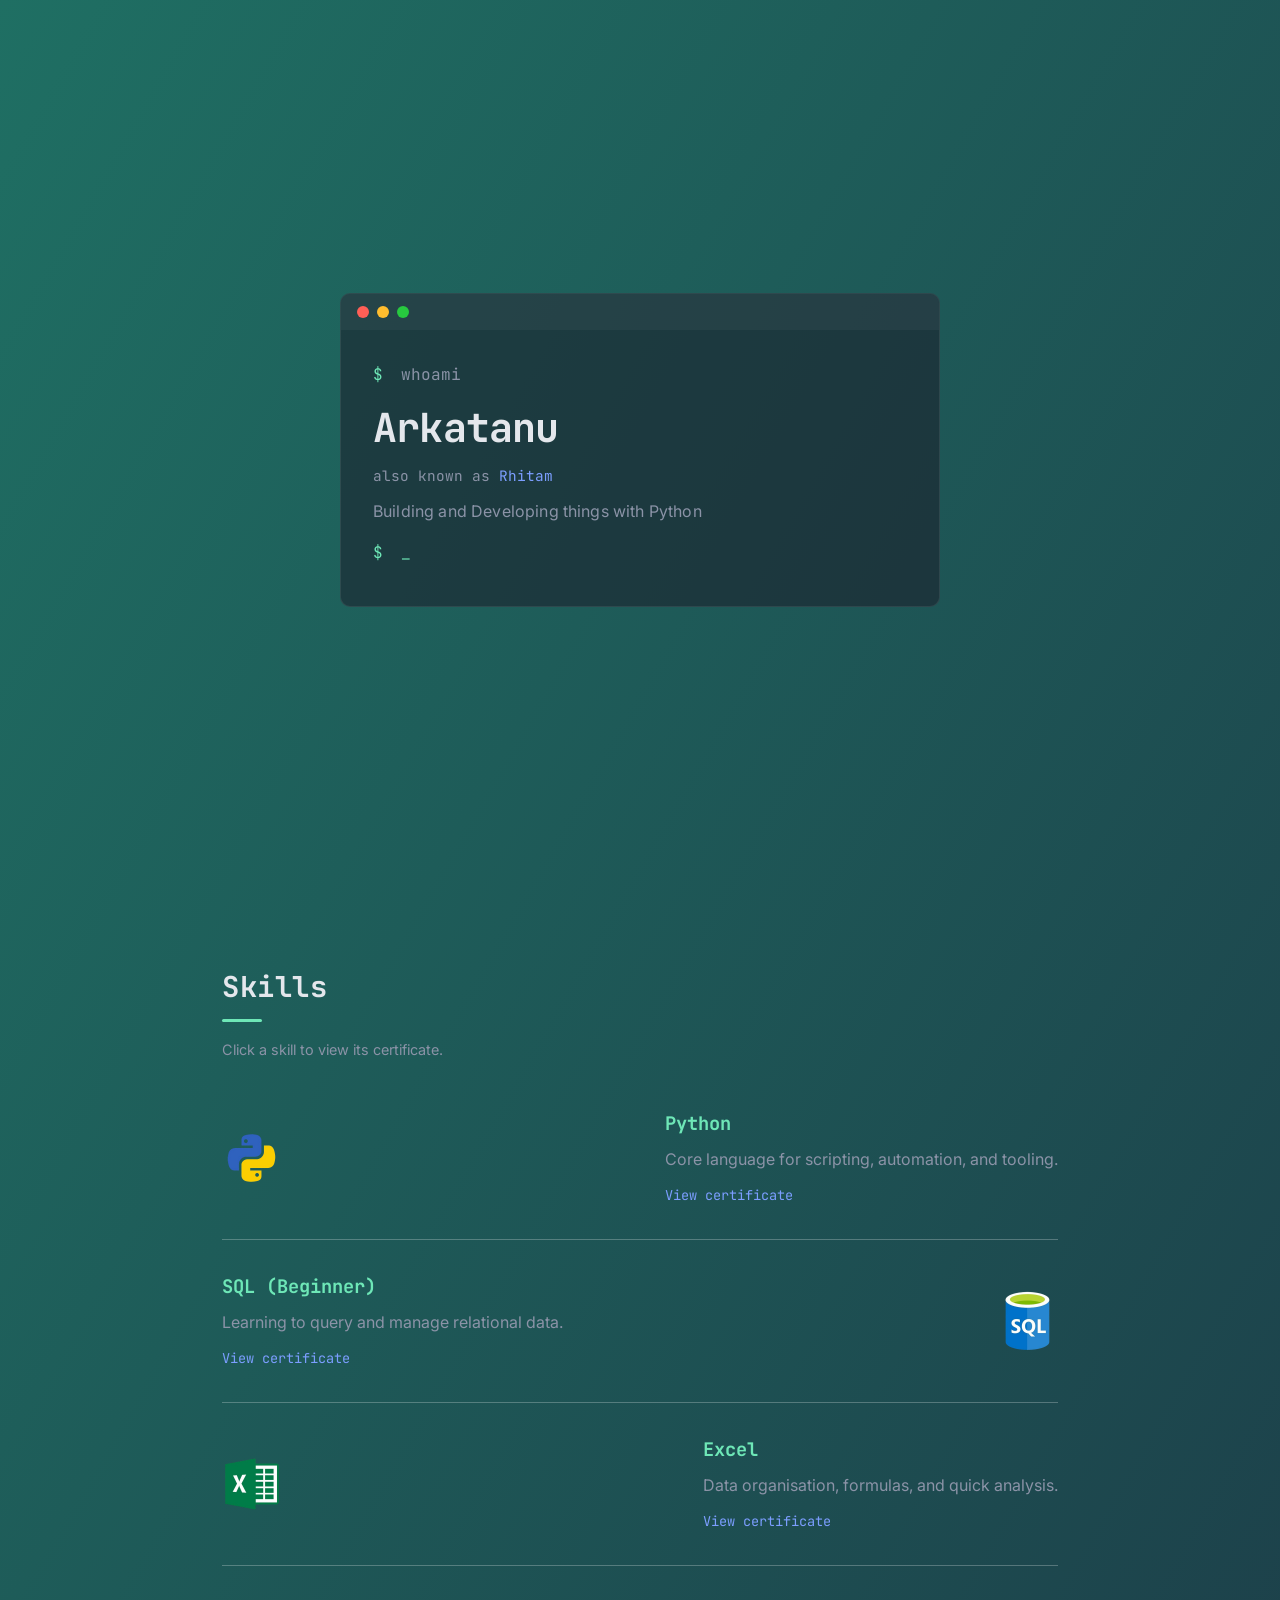
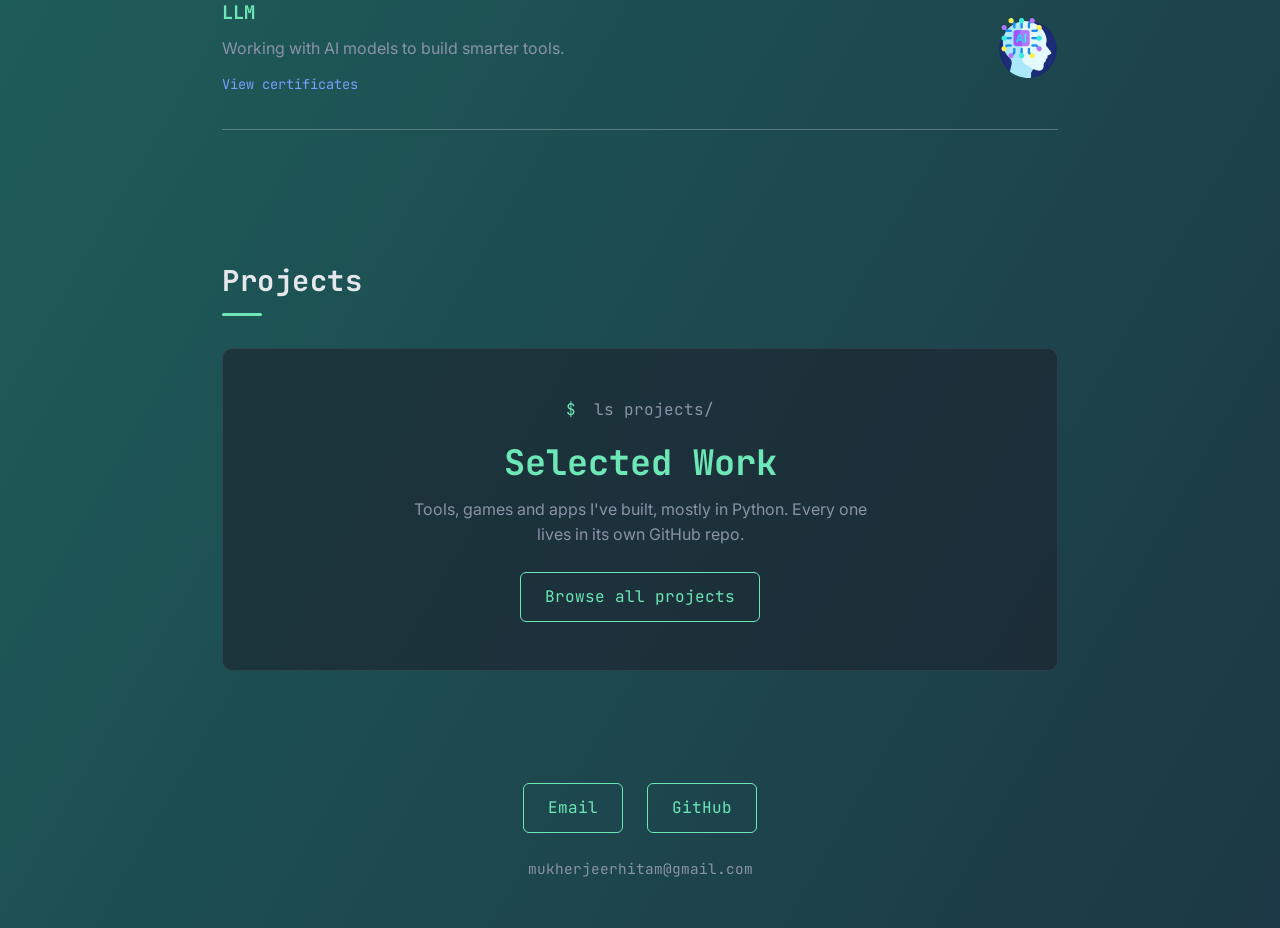
<file: index.html>
<!DOCTYPE html>
<html lang="en">
<head>
    <meta charset="UTF-8">
    <meta name="viewport" content="width=device-width, initial-scale=1.0">
    <title>Arkatanu - Portfolio</title>
    <meta name="description" content="Arkatanu's portfolio: Python projects, skills and certificates.">
    <link rel="preconnect" href="https://fonts.googleapis.com" />
    <link href="https://fonts.googleapis.com/css2?family=JetBrains+Mono:wght@400;500;700&family=Inter:wght@400;500;600&display=swap" rel="stylesheet" />
    <link rel="stylesheet" href="style.css" />
</head>
<body>
    
    <!-- ====== HERO / INTRO ====== -->
    <header class="hero">
    <div class="terminal">
        <div class="terminal-bar">
            <span class="dot dot-red"></span>
            <span class="dot dot-yellow"></span>
            <span class="dot dot-green"></span>
        </div>
        <div class="terminal-body">
            <p class="terminal-line"><span class="prompt">$</span> whoami</p>
            <h1 class="name">Arkatanu</h1>
            <p class="aka">also known as <span>Rhitam</span></p>
            <p class="bio">Building and Developing things with Python</p>
            <p class="terminal-line blink-cursor"><span class="prompt">$</span> <span class="cursor">_</span></p>
        </div>
    </div>
    </header>

    <!-- ====== SKILLS ====== -->
    <!-- 
        Each skill row is now a link (<a>) instead of a <div>.
        target="_blank"  -> opens in a new tab
        rel="noopener noreferrer" -> Keeps the new tab from controlling this page
        Rename the certificate file names below to match your real files.
    -->
    <section class="skills" id="skills">
        <h2 class="section-title">Skills</h2>
        <p class="section-hint">Click a skill to view its certificate.</p>

        <a class="skill-row" href="assets/python/index.html">
            <div class="skill-text">
                <h3>Python</h3>
                <p>Core language for scripting, automation, and tooling.</p>
                <span class="skill-cta">View certificate</span>
            </div>
            <div class="skill-logo">
                <img src="assets/python-logo.png" alt="Python logo" />
            </div>
        </a>

        <a class="skill-row" href="assets/sql/index.html">
            <div class="skill-text">
                <h3>SQL (Beginner)</h3>
                <p>Learning to query and manage relational data.</p>
                <span class="skill-cta">View certificate</span>
            </div>
            <div class="skill-logo">
                <img src="assets/sql-logo.png" alt="SQL logo" />
            </div>
        </a>

        <a class="skill-row" href="assets/excel/index.html">
            <div class="skill-text">
                <h3>Excel</h3>
                <p>Data organisation, formulas, and quick analysis.</p>
                <span class="skill-cta">View certificate</span>
            </div>
            <div class="skill-logo">
                <img src="assets/excel-logo.png" alt="Excel logo" />
            </div>
        </a>

        <!-- LLMs has several certificates, so it opens its own page -->
        <a class="skill-row" href="assets/llm/index.html">
            <div class="skill-text">
                <h3>LLM</h3>
                <p>Working with AI models to build smarter tools.</p>
                <span class="skill-cta">View certificates</span>
            </div>
            <div class="skill-logo">
                <img src="assets/llm-logo.png" alt="LLM logo" />
            </div>
        </a>
    </section>

    <!-- ====== PROJECTS ====== -->
    <section class="projects" id="projects">
        <h2 class="section-title">Projects</h2>

        <a class="project-card project-gateway" href="projects.html">
            <p class="terminal-line"><span class="prompt">$</span> ls projects/</p>
            <p class="gateway-count">Selected Work</p>
            <p class="gateway-text">Tools, games and apps I've built, mostly in Python. Every one lives in its own GitHub repo.</p>
            <span class="btn">Browse all projects</span>
        </a>
    </section>

    <!-- ====== FOOTER ====== -->
    <footer class="site-footer">
        <a class="btn" href="mailto:mukherjeerhitam@gmail.com?subject=Hello%20Arkatanu">Email</a>
        
        <a class="btn" href="https://github.com/rhitamcoder" target="_blank" rel="noopener noreferrer">GitHub</a>

        <p class="footer-email">mukherjeerhitam@gmail.com</p>
    </footer>

</body>
</html>
</file>
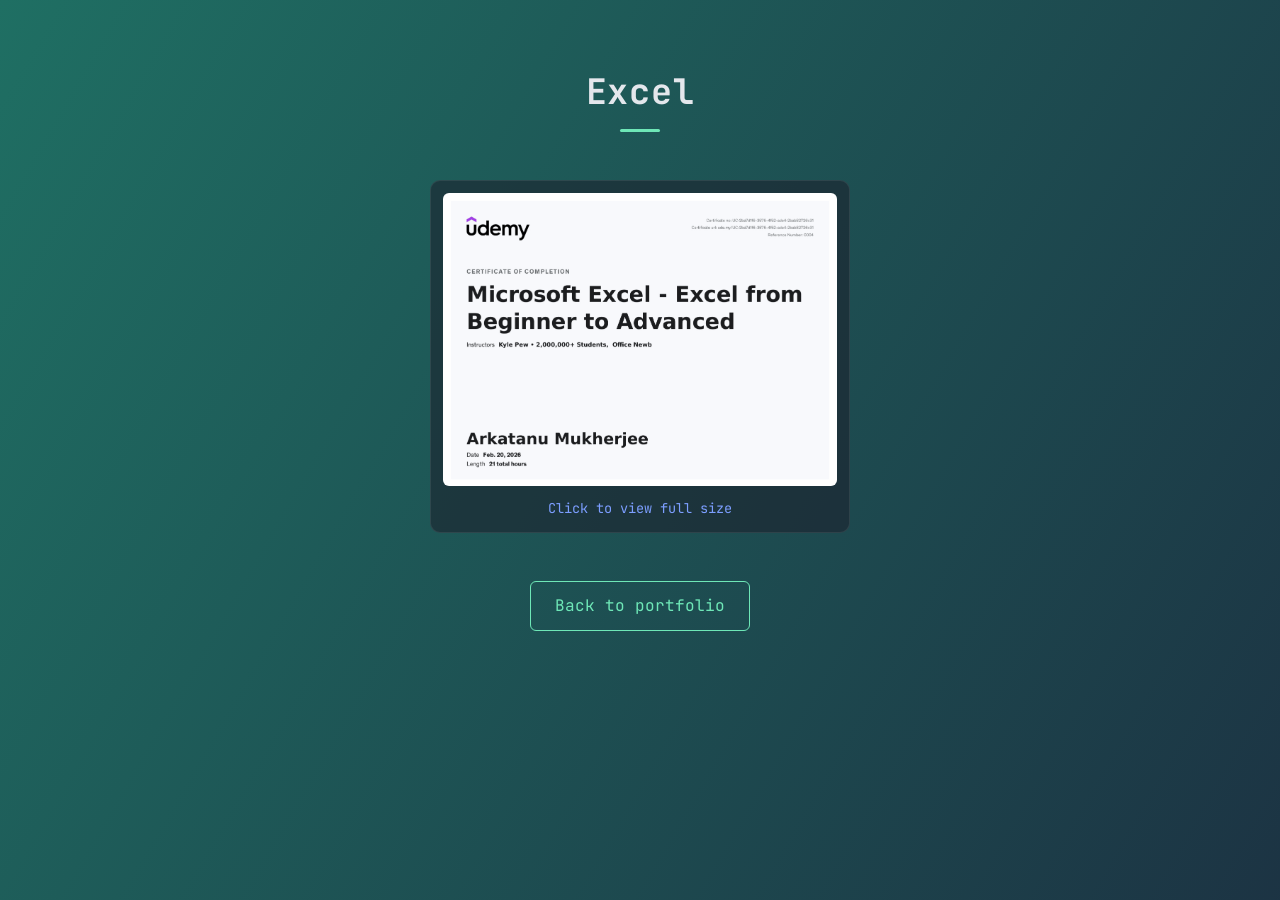
<file: assets/excel/index.html>
<!DOCTYPE html>
<html lang="en">
<head>
    <meta charset="UTF-8">
    <meta name="viewport" content="width=device-width, initial-scale=1.0">
    <title>Excel Certificate - Arkatanu</title>
    <link rel="preconnect" href="https://fonts.googleapis.com" />
    <link href="https://fonts.googleapis.com/css2?family=JetBrains+Mono:wght@400;500;700&family=Inter:wght@400;500;600&display=swap" rel="stylesheet" />
    <!-- This page is two folders deep (assets/excel/), so the stylesheet is two levels up (I am writing this so that my brain won't make any silly mistakes) -->
    <link rel="stylesheet" href="../../style.css" />
</head>
<body>
    
    <main class="cert-page">
        <h1 class="section-title cert-title">Excel</h1>

        <!-- Thumbnail: clicking it jumps to the #full view below (no Javascript needed) -->
        <a class="cert-thumb" href="#full">
            <img src="certificate.png" alt="Excel certificate" />
            <span class="cert-thumb-hint">Click to view full size</span>
        </a>

        <a class="btn back-link" href="../../index.html#skills">Back to portfolio</a>
    </main>

    <!-- Full view: hidden until the thumbnail is clicked. Click anywhere to close. -->
    <a class="lightbox" id="full" href="#" aria-label="Close full view">
        <img src="certificate.png" alt="Excel certificate, full view" />
        <span class="lightbox-close">Close</span>
    </a>
    
</body>
</html>
</file>
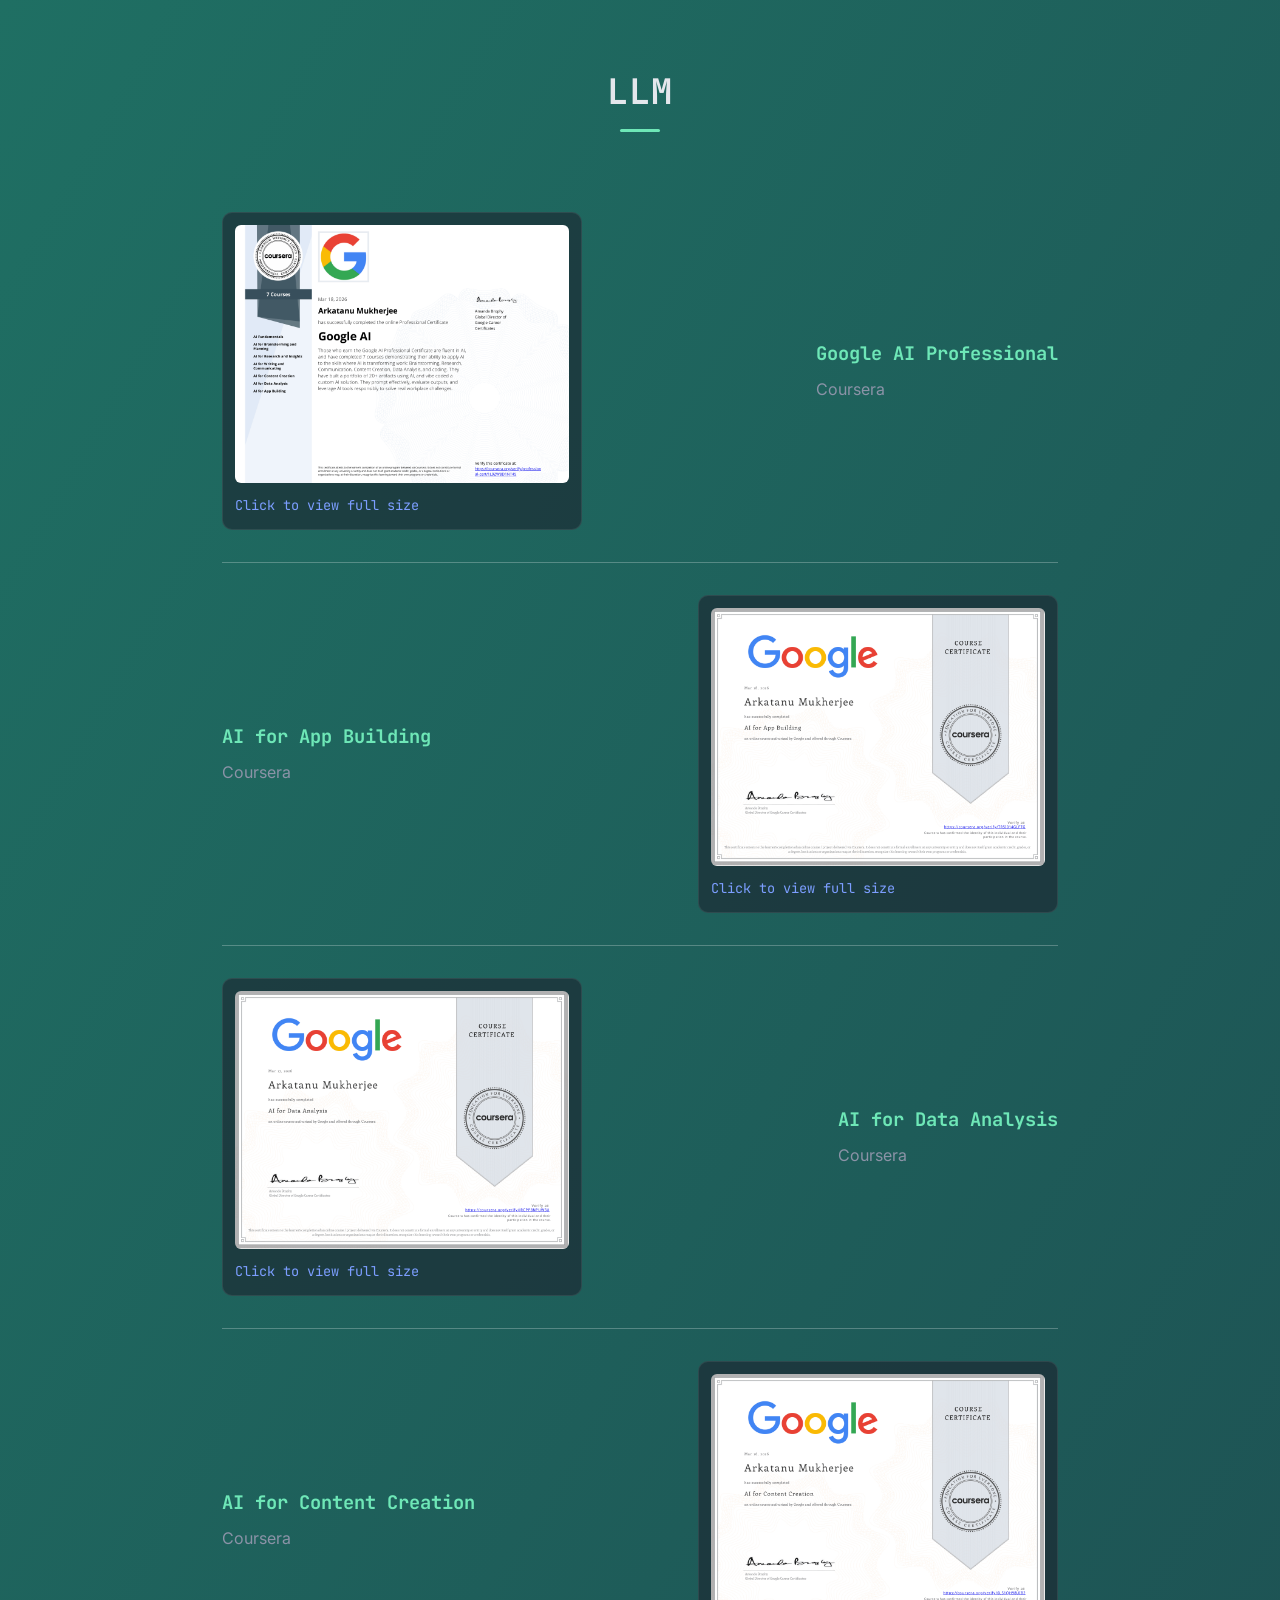
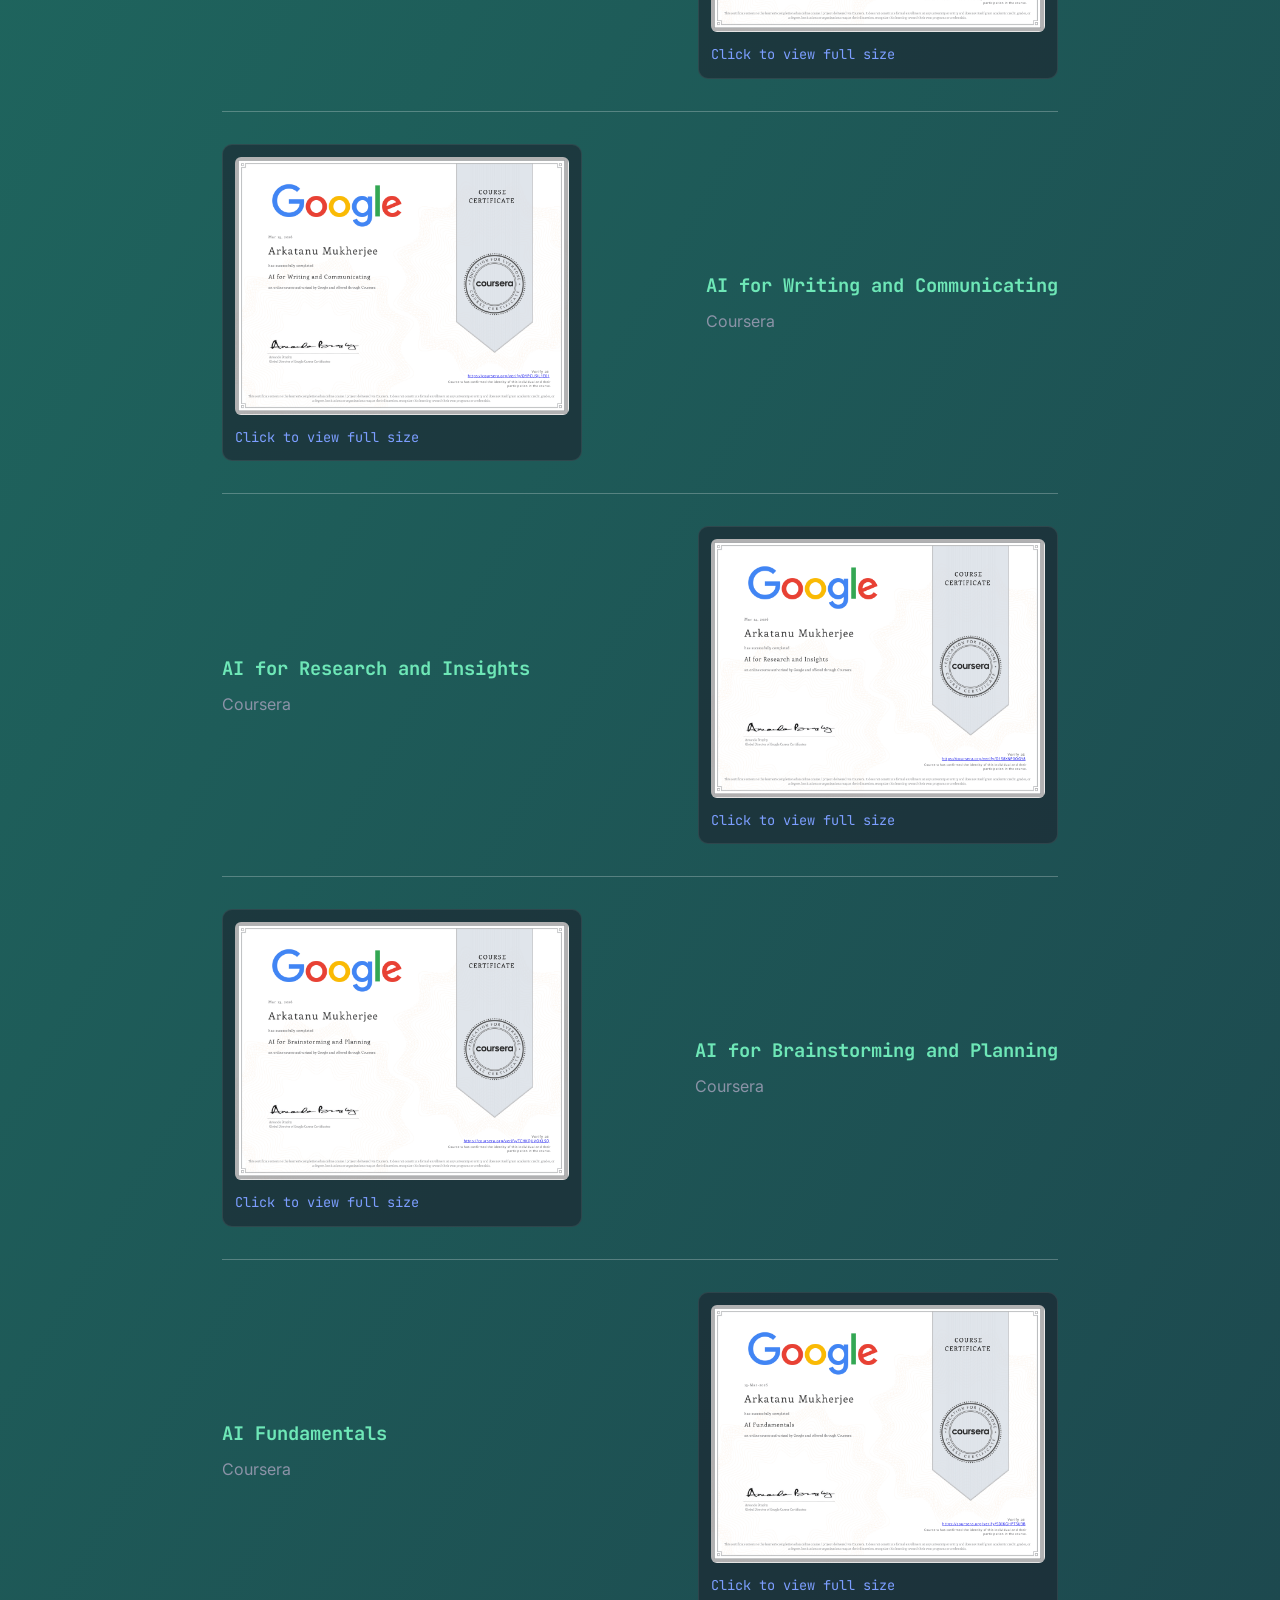
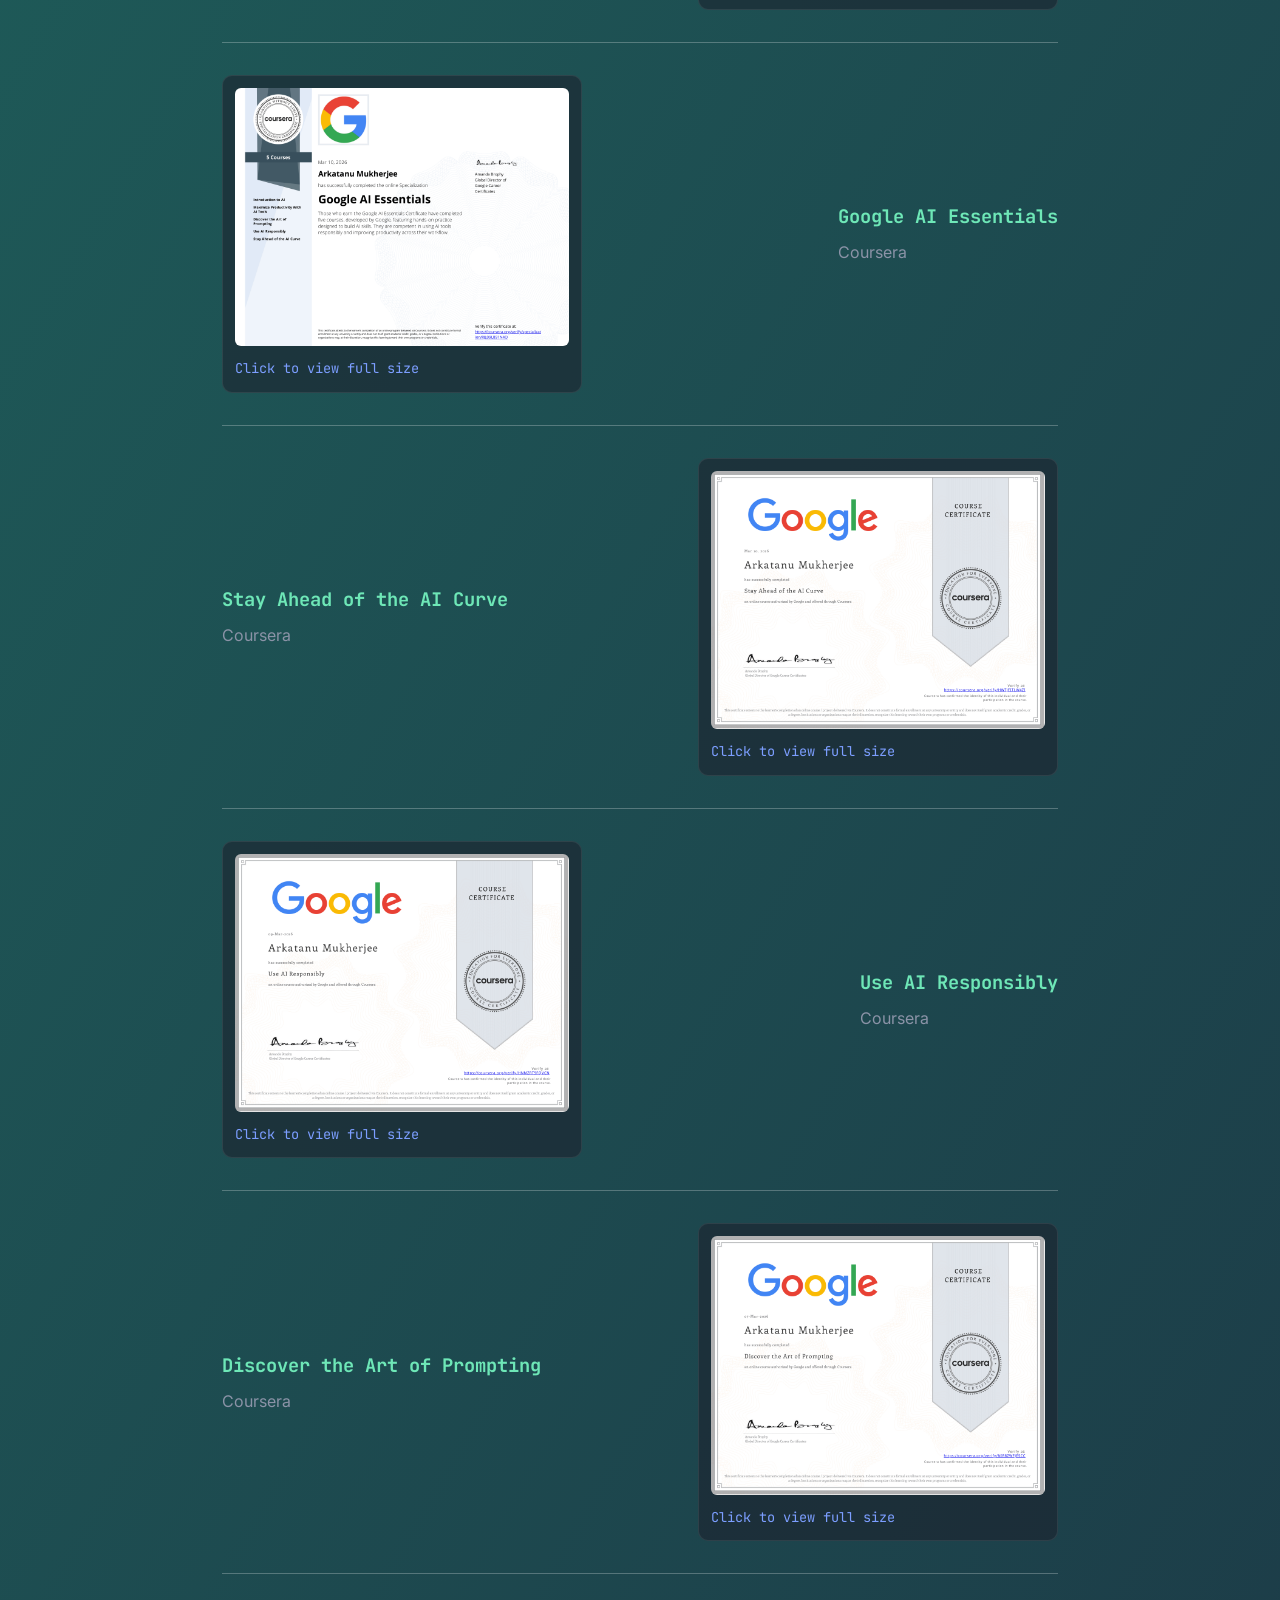
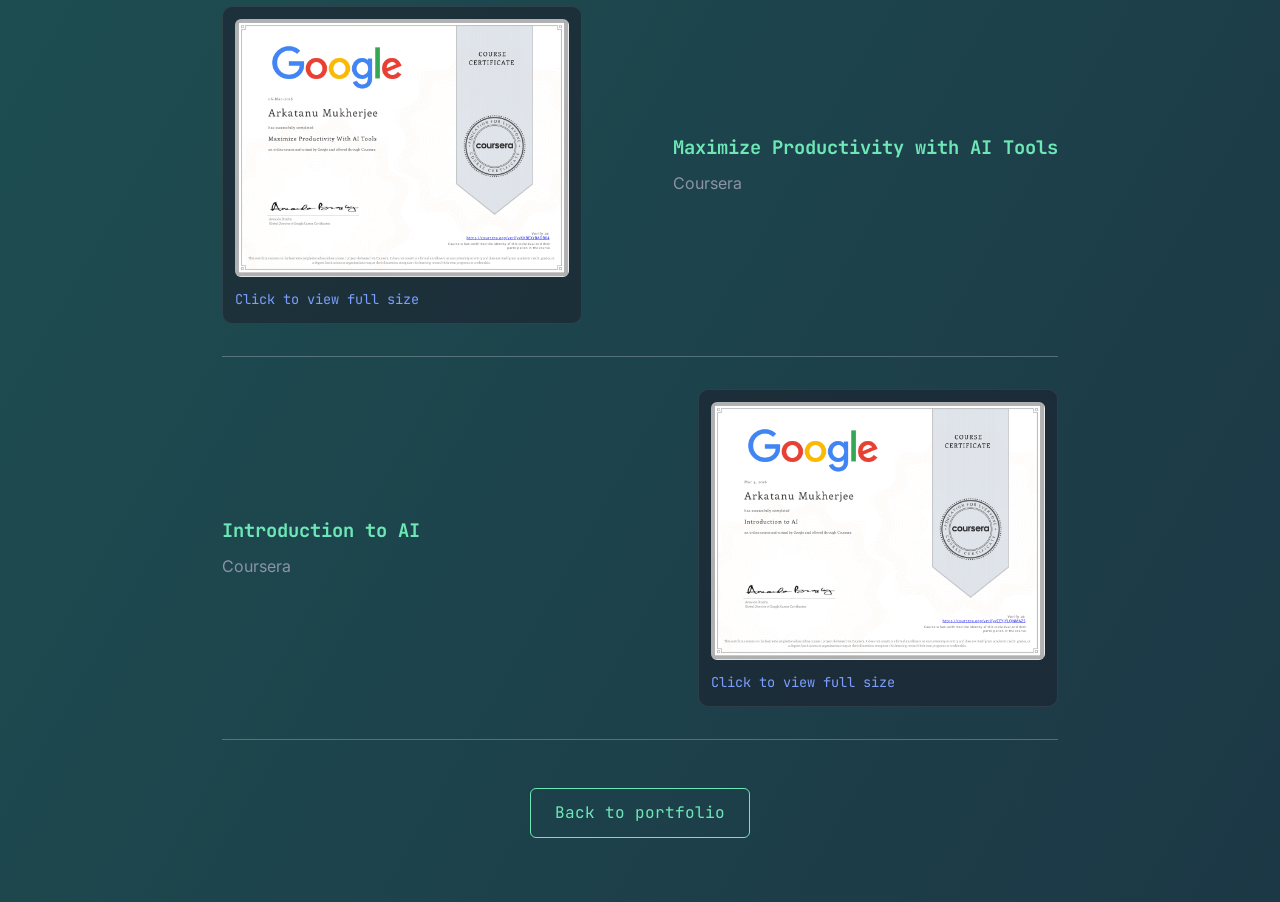
<file: assets/llm/index.html>
<!DOCTYPE html>
<html lang="en">
<head>
    <meta charset="UTF-8">
    <meta name="viewport" content="width=device-width, initial-scale=1.0">
    <title>LLM Certificates - Arkatanu</title>
    <link rel="preconnect" href="https://fonts.googleapis.com" />
    <link href="https://fonts.googleapis.com/css2?family=JetBrains+Mono:wght@400;500;700&family=Inter:wght@400;500;600&display=swap" rel="stylesheet" />
    <!-- This page is two folders deep (assets/llm/), so the style sheet is two levels up (I don't want my brain to forget these silly things) -->
    <link rel="stylesheet" href="../../style.css" />
</head>
<body>
    
    <main class="cert-page">
        <h1 class="section-title cert-title">LLM</h1>

        <!-- 
            To add another certificate I will need to do two things:
            1) a new <div class="cert-row"> ... </div> inside .cert-list
            2) a matching <a class="lightbox" id="full-N"> ... </a> at the bottom of the page
            Use a new number N each time (full-4, full-5 ...) and the same N in both places.
        -->
        <div class="cert-list">

            <div class="cert-row">
                <div class="cert-text">
                    <h3>Google AI Professional</h3>
                    <p>Coursera</p>
                </div>
                <a class="cert-thumb" href="#full-1">
                    <img src="llm-cert-14.png" alt="Certificate for 'Google AI Professional'" />
                    <span class="cert-thumb-hint">Click to view full size</span>
                </a>
            </div>

            <div class="cert-row">
                <div class="cert-text">
                    <h3>AI for App Building</h3>
                    <p>Coursera</p>
                </div>
                <a class="cert-thumb" href="#full-2">
                    <img src="llm-cert-13.png" alt="Certificate for 'AI for App Building'" />
                    <span class="cert-thumb-hint">Click to view full size</span>
                </a>
            </div>

            <div class="cert-row">
                <div class="cert-text">
                    <h3>AI for Data Analysis</h3>
                    <p>Coursera</p>
                </div>
                <a class="cert-thumb" href="#full-3">
                    <img src="llm-cert-12.png" alt="Certificate for 'AI for Data Analysis'" />
                    <span class="cert-thumb-hint">Click to view full size</span>
                </a>
            </div>

            <div class="cert-row">
                <div class="cert-text">
                    <h3>AI for Content Creation</h3>
                    <p>Coursera</p>
                </div>
                <a class="cert-thumb" href="#full-4">
                    <img src="llm-cert-11.png" alt="Certificate for 'AI for Content Creation'" />
                    <span class="cert-thumb-hint">Click to view full size</span>
                </a>
            </div>

            <div class="cert-row">
                <div class="cert-text">
                    <h3>AI for Writing and Communicating</h3>
                    <p>Coursera</p>
                </div>
                <a class="cert-thumb" href="#full-5">
                    <img src="llm-cert-10.png" alt="Certificate for 'AI for Writing and Communicating'" />
                    <span class="cert-thumb-hint">Click to view full size</span>
                </a>
            </div>

            <div class="cert-row">
                <div class="cert-text">
                    <h3>AI for Research and Insights</h3>
                    <p>Coursera</p>
                </div>
                <a class="cert-thumb" href="#full-6">
                    <img src="llm-cert-9.png" alt="Certificate for 'AI for Research and Insights'" />
                    <span class="cert-thumb-hint">Click to view full size</span>
                </a>
            </div>

            <div class="cert-row">
                <div class="cert-text">
                    <h3>AI for Brainstorming and Planning</h3>
                    <p>Coursera</p>
                </div>
                <a class="cert-thumb" href="#full-7">
                    <img src="llm-cert-8.png" alt="Certificate for 'AI for Brainstorming and Planning'" />
                    <span class="cert-thumb-hint">Click to view full size</span>
                </a>
            </div>

            <div class="cert-row">
                <div class="cert-text">
                    <h3>AI Fundamentals</h3>
                    <p>Coursera</p>
                </div>
                <a class="cert-thumb" href="#full-8">
                    <img src="llm-cert-7.png" alt="Certificate for 'AI Fundamentals'" />
                    <span class="cert-thumb-hint">Click to view full size</span>
                </a>
            </div>

            <div class="cert-row">
                <div class="cert-text">
                    <h3>Google AI Essentials</h3>
                    <p>Coursera</p>
                </div>
                <a class="cert-thumb" href="#full-9">
                    <img src="llm-cert-6.png" alt="Certificate for 'Google AI Essentials'" />
                    <span class="cert-thumb-hint">Click to view full size</span>
                </a>
            </div>

            <div class="cert-row">
                <div class="cert-text">
                    <h3>Stay Ahead of the AI Curve</h3>
                    <p>Coursera</p>
                </div>
                <a class="cert-thumb" href="#full-10">
                    <img src="llm-cert-5.png" alt="Certificate for 'Stay Ahead of the AI Curve'" />
                    <span class="cert-thumb-hint">Click to view full size</span>
                </a>
            </div>

            <div class="cert-row">
                <div class="cert-text">
                    <h3>Use AI Responsibly</h3>
                    <p>Coursera</p>
                </div>
                <a class="cert-thumb" href="#full-11">
                    <img src="llm-cert-4.png" alt="Certificate for 'Use AI Responsibly'" />
                    <span class="cert-thumb-hint">Click to view full size</span>
                </a>
            </div>

            <div class="cert-row">
                <div class="cert-text">
                    <h3>Discover the Art of Prompting</h3>
                    <p>Coursera</p>
                </div>
                <a class="cert-thumb" href="#full-12">
                    <img src="llm-cert-3.png" alt="Certificate for 'Discover the Art of Prompting'" />
                    <span class="cert-thumb-hint">Click to view full size</span>
                </a>
            </div>

            <div class="cert-row">
                <div class="cert-text">
                    <h3>Maximize Productivity with AI Tools</h3>
                    <p>Coursera</p>
                </div>
                <a class="cert-thumb" href="#full-13">
                    <img src="llm-cert-2.png" alt="Certificate for 'Maximize Productivity with AI Tools'" />
                    <span class="cert-thumb-hint">Click to view full size</span>
                </a>
            </div>

            <div class="cert-row">
                <div class="cert-text">
                    <h3>Introduction to AI</h3>
                    <p>Coursera</p>
                </div>
                <a class="cert-thumb" href="#full-14">
                    <img src="llm-cert-1.png" alt="Certificate for 'Introduction to AI'" />
                    <span class="cert-thumb-hint">Click to view full size</span>
                </a>
            </div>
        </div>
        <a class="btn back-link" href="../../index.html#skills">Back to portfolio</a>
    </main>

    <!-- Full views: hidden until a thumbnail is clicked. Click anywhere to close. -->
    
    <a class="lightbox" id="full-1" href="#" aria-label="Close full view">
        <img src="llm-cert-14.png" alt="Google AI Professional Certificate, full view" />
        <span class="lightbox-close">Close</span>
    </a>

    <a class="lightbox" id="full-2" href="#" aria-label="Close full view">
        <img src="llm-cert-13.png" alt="AI for App Building Certificate, full view">
        <span class="lightbox-close">Close</span>
    </a>

    <a class="lightbox" id="full-3" href="#" aria-label="Close full view">
        <img src="llm-cert-12.png" alt="AI for Data Analysis Certificate, full view" />
        <span class="lightbox-close">Close</span>
    </a>

    <a class="lightbox" id="full-4" href="#" aria-label="Close full view">
        <img src="llm-cert-11.png" alt="AI for Content Creation Certificate, full view" />
        <span class="lightbox-close">Close</span>
    </a>

    <a class="lightbox" id="full-5" href="#" aria-label="Close full view">
        <img src="llm-cert-10.png" alt="AI for Writing and Communicating Certificate, full view" />
        <span class="lightbox-close">Close</span>
    </a>

    <a class="lightbox" id="full-6" href="#" aria-label="Close full view">
        <img src="llm-cert-9.png" alt="AI for Research and Insights Certificate, full view" />
        <span class="lightbox-close">Close</span>
    </a>

    <a class="lightbox" id="full-7" href="#" aria-label="Close full view">
        <img src="llm-cert-8.png" alt="AI for Brainstorming and Planning Certificate, full view" />
        <span class="lightbox-close">Close</span>
    </a>

    <a class="lightbox" id="full-8" href="#" aria-label="Close full view">
        <img src="llm-cert-7.png" alt="AI Fundamentals Certificate, full view" />
        <span class="lightbox-close">Close</span>
    </a>

    <a class="lightbox" id="full-9" href="#" aria-label="Close full view">
        <img src="llm-cert-6.png" alt="Google AI Essentials Certificate, full view" />
        <span class="lightbox-close">Close</span>
    </a>

    <a class="lightbox" id="full-10" href="#" aria-label="Close full view">
        <img src="llm-cert-5.png" alt="Stay Ahead of the AI Curve Certificate, full view" />
        <span class="lightbox-close">Close</span>
    </a>

    <a class="lightbox" id="full-11" href="#" aria-label="Close full view">
        <img src="llm-cert-4.png" alt="Use AI Responsibly Certificate, full view" />
        <span class="lightbox-close">Close</span>
    </a>

    <a class="lightbox" id="full-12" href="#" aria-label="Close full view">
        <img src="llm-cert-3.png" alt="Discover the Art of Prompting Certificate, full view" />
        <span class="lightbox-close">Close</span>
    </a>

    <a class="lightbox" id="full-13" href="#" aria-label="Close full view">
        <img src="llm-cert-2.png" alt="Maximize Productivity with AI Tools Certificate, full view" />
        <span class="lightbox-close">Close</span>
    </a>

    <a class="lightbox" id="full-14" href="#" aria-label="Close full view">
        <img src="llm-cert-1.png" alt="Introduction to AI Certificate, full view" />
        <span class="lightbox-close">Close</span>
    </a>
    
</body>
</html>
</file>
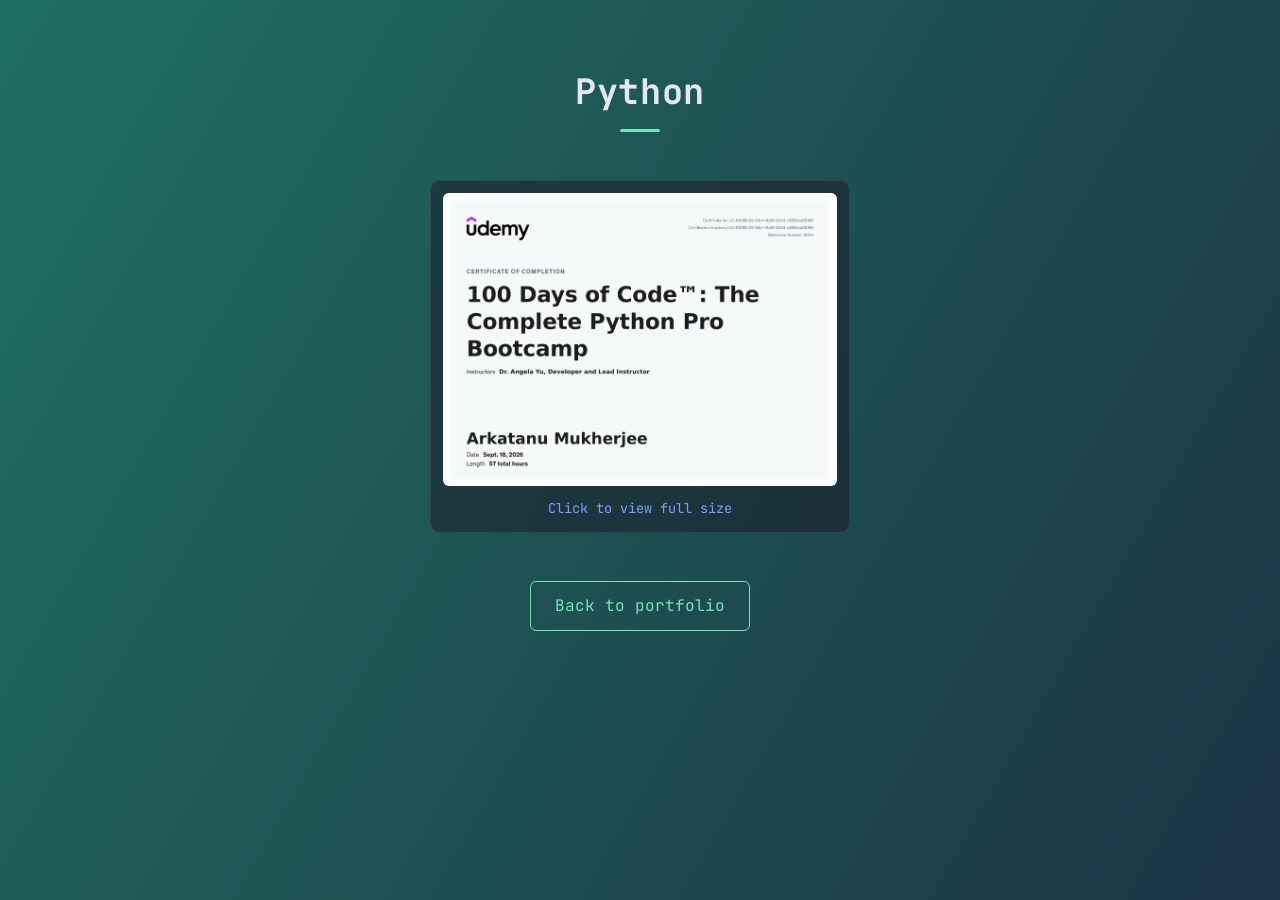
<file: assets/python/index.html>
<!DOCTYPE html>
<html lang="en">
<head>
    <meta charset="UTF-8">
    <meta name="viewport" content="width=device-width, initial-scale=1.0">
    <title>Python Certificate - Arkatanu</title>
    <link rel="preconnect" href="https://fonts.googleapis.com" />
    <link href="https://fonts.googleapis.com/css2?family=JetBrains+Mono:wght@400;500;700&family=Inter:wght@400;500;600&display=swap" rel="stylesheet" />
    <!-- This page is two folders deep (assets/python/), so the stylesheet is two levels up (I am writing this so that my brain don't bullshitting me with silly mistakes) -->
    <link rel="stylesheet" href="../../style.css" />
</head>
<body>
    
    <main class="cert-page">
        <h1 class="section-title cert-title">Python</h1>

        <!-- Thumbnail: clicking it jumps to the #full view below (no javascript needed) -->
        <a class="cert-thumb" href="#full">
            <img src="certificate.png" alt="Python certificate" />
            <span class="cert-thumb-hint">Click to view full size</span>
        </a>

        <a class="btn back-link" href="../../index.html#skills">Back to portfolio</a>
    </main>

    <!-- Full view: hidden until the thumbnail is clicked. Click anywhere to close. -->
    <a class="lightbox" id="full" href="#" aria-label="Close full view">
        <img src="certificate.png" alt="Python certificate, full view" />
        <span class="lightbox-close">Close</span>
    </a>
    
</body>
</html>
</file>
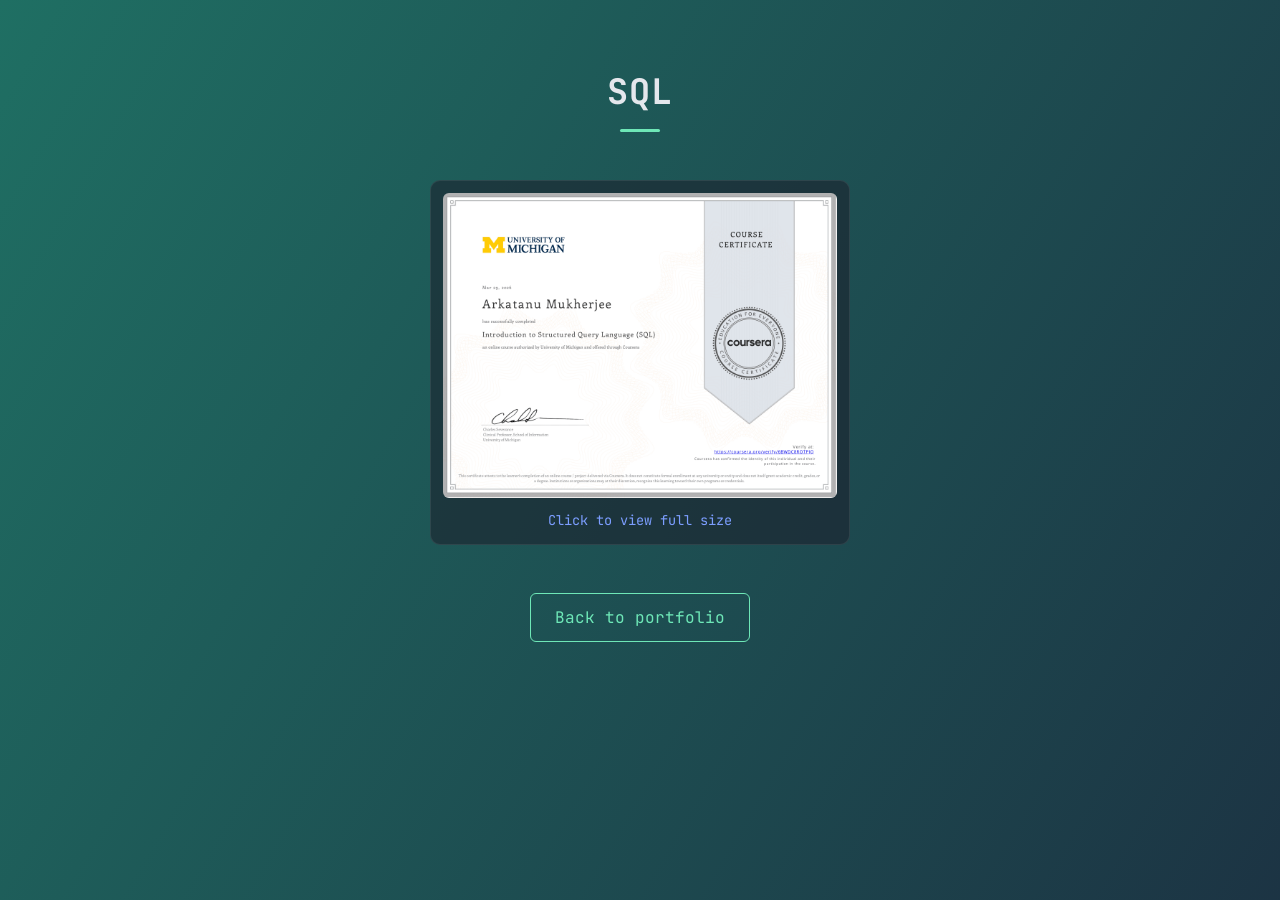
<file: assets/sql/index.html>
<!DOCTYPE html>
<html lang="en">
<head>
    <meta charset="UTF-8">
    <meta name="viewport" content="width=device-width, initial-scale=1.0">
    <title>SQL Certificate - Arkatanu</title>
    <link rel="preconnect" href="https://fonts.googleapis.com" />
    <link href="https://fonts.googleapis.com/css2?family=JetBrains+Mono:wght@400;500;700&family=Inter:wght@400;500;600&display=swap" rel="stylesheet" />
    <!-- This page is two folders deep (assets/sql/), so the style sheet is two levels up (I am writing this so that my brain won't confuse myself) -->
    <link rel="stylesheet" href="../../style.css" />
</head>
<body>
    
    <main class="cert-page">
        <h1 class="section-title cert-title">SQL</h1>

        <!-- Thumbnail: clicking it jumps to the #full view below (no Javascript needed) -->
        <a class="cert-thumb" href="#full">
            <img src="certificate.png" alt="SQL certificate" />
            <span class="cert-thumb-hint">Click to view full size</span>
        </a>

        <a class="btn back-link" href="../../index.html#skills">Back to portfolio</a>
    </main>

    <!-- Full view: hidden until the thumbnail is clicked. Click anywhere to close. -->
    <a class="lightbox" id="full" href="#" aria-label="Close full view">
        <img src="certificate.png" alt="SQL certificate, full view" />
        <span class="lightbox-close">Close</span>
    </a>
    
</body>
</html>
</file>
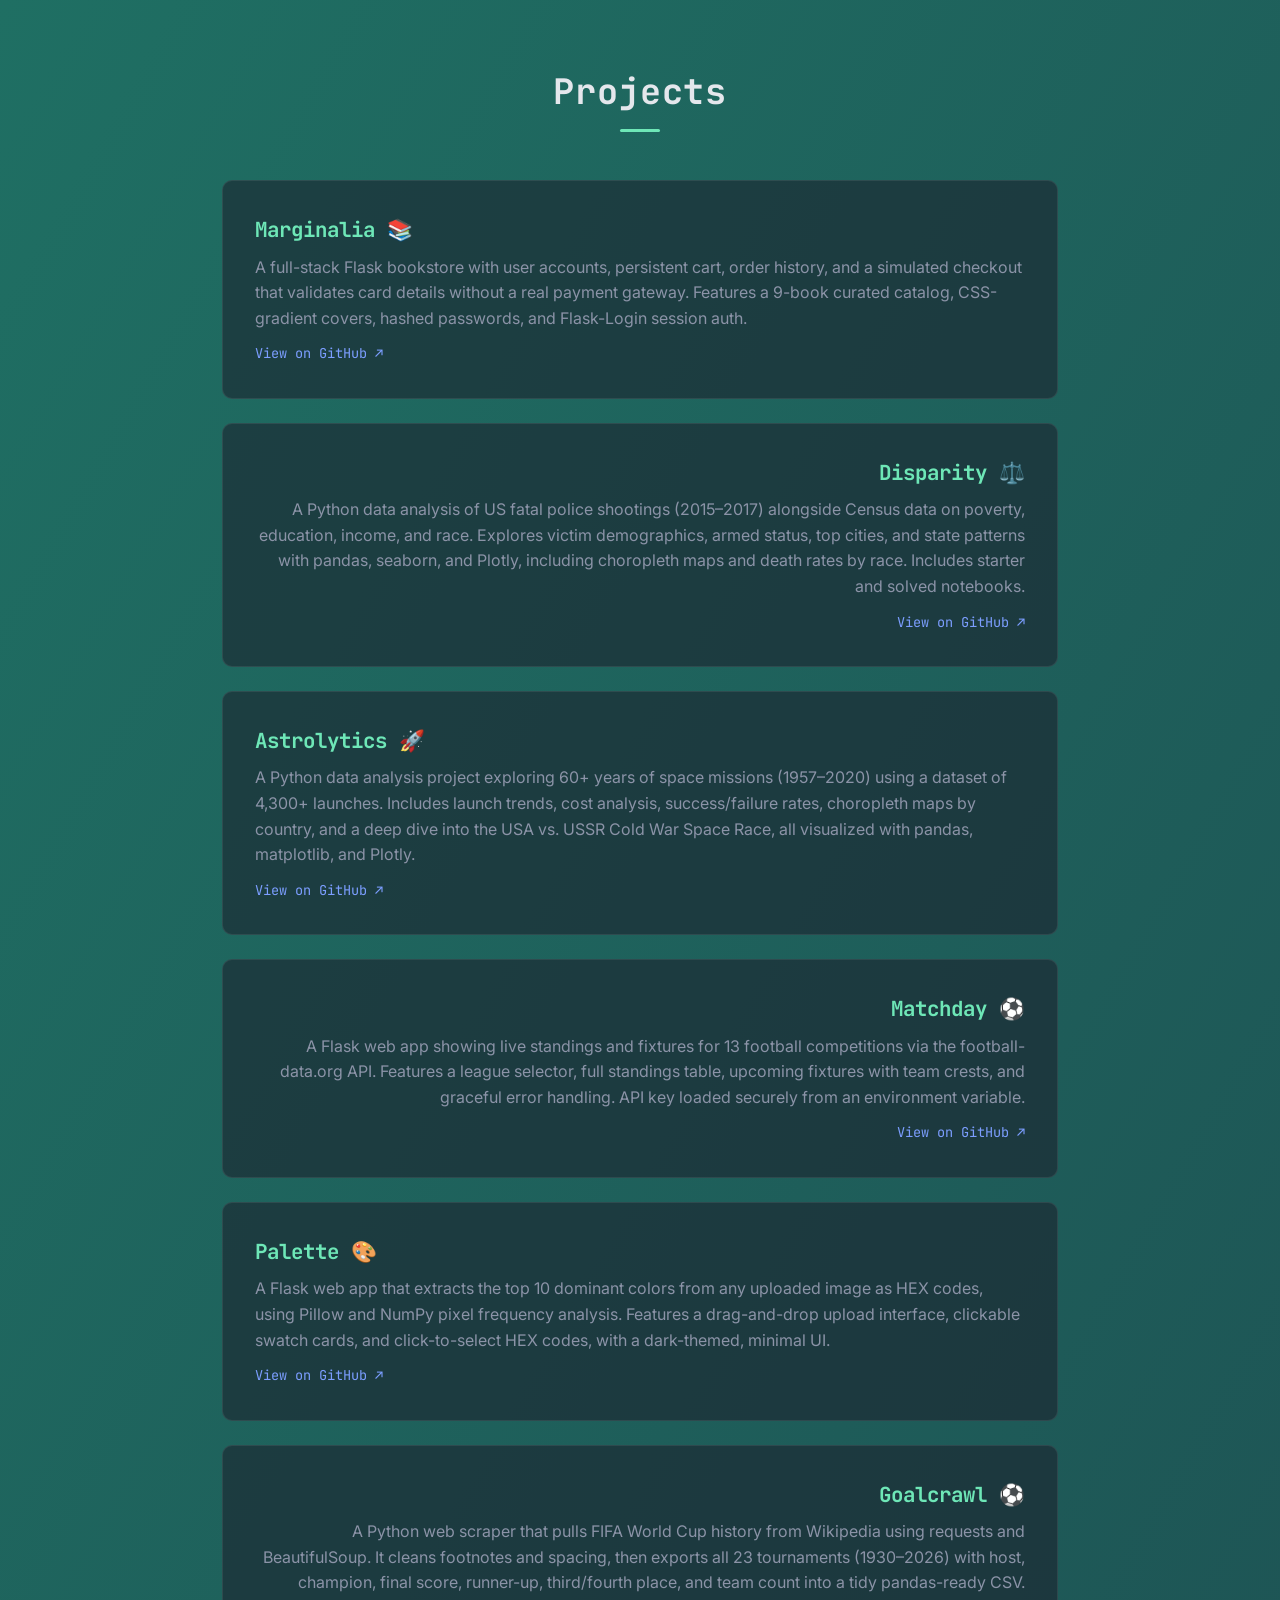
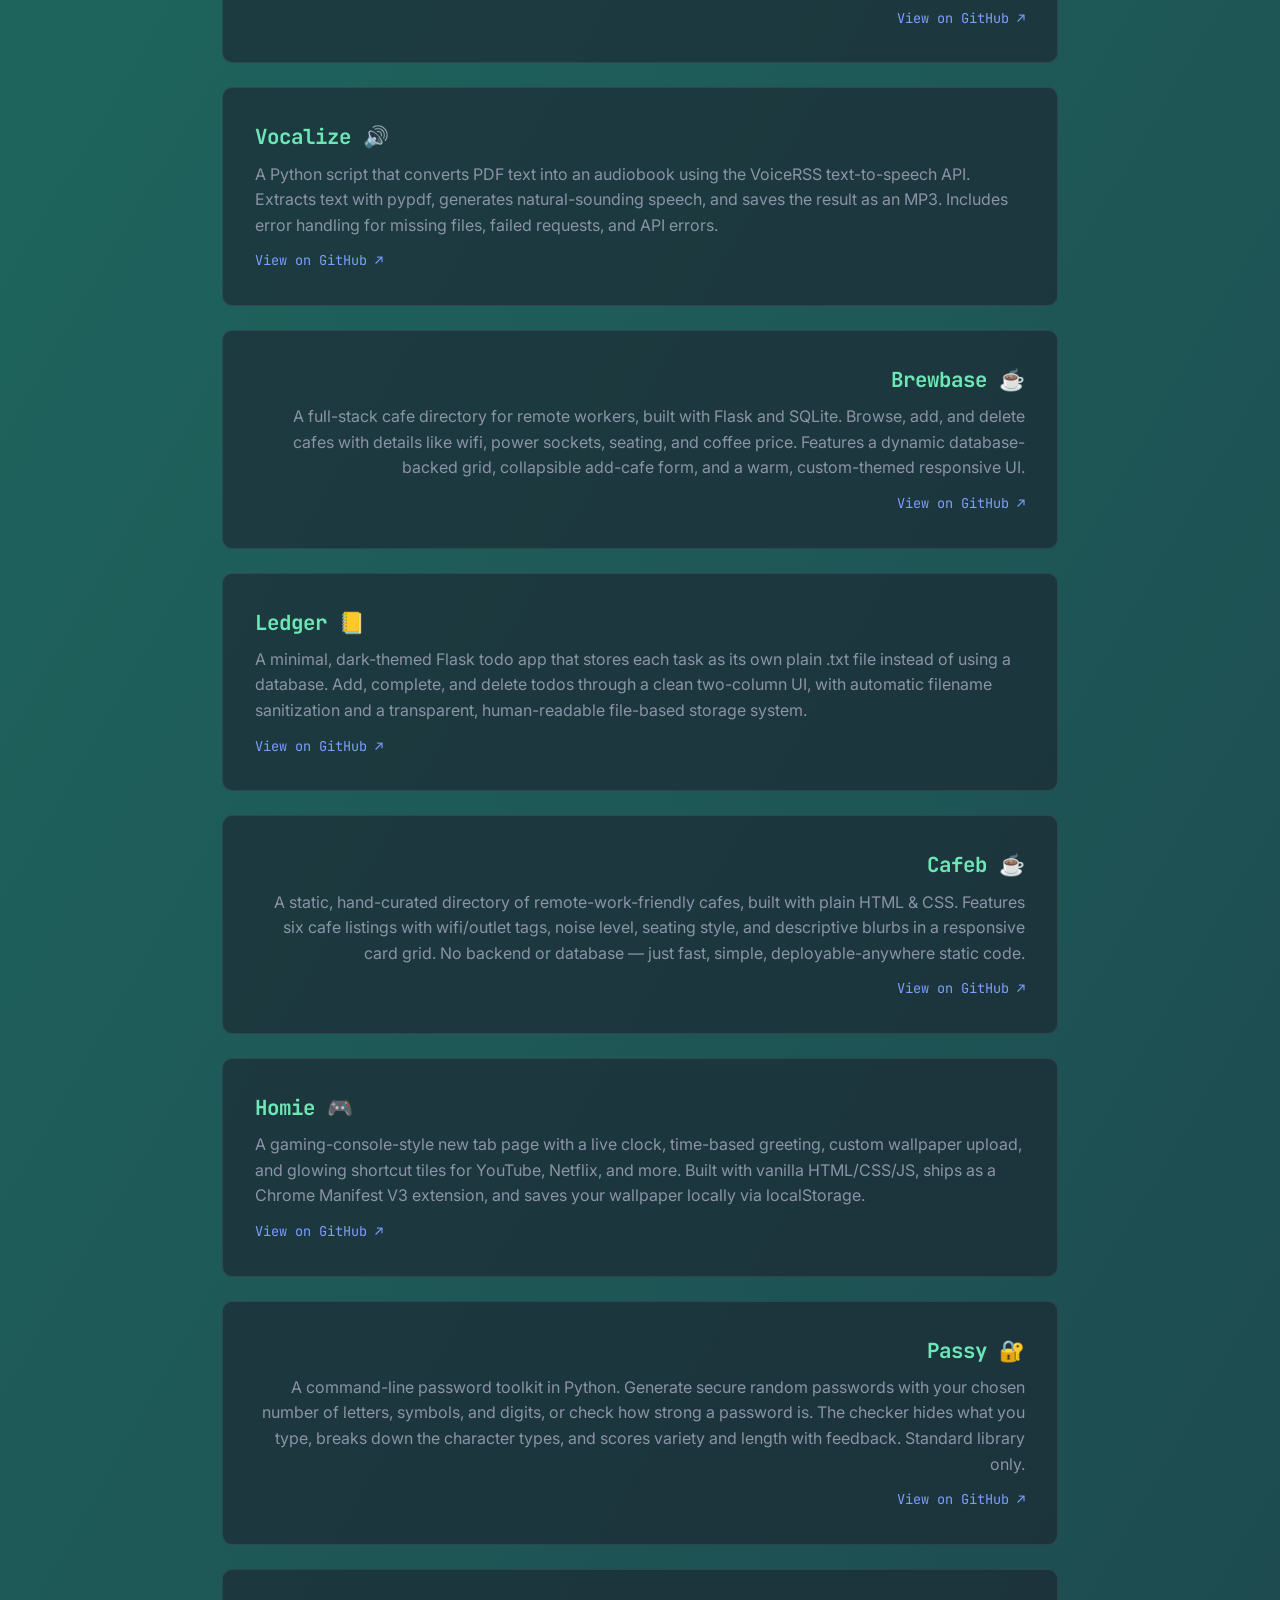
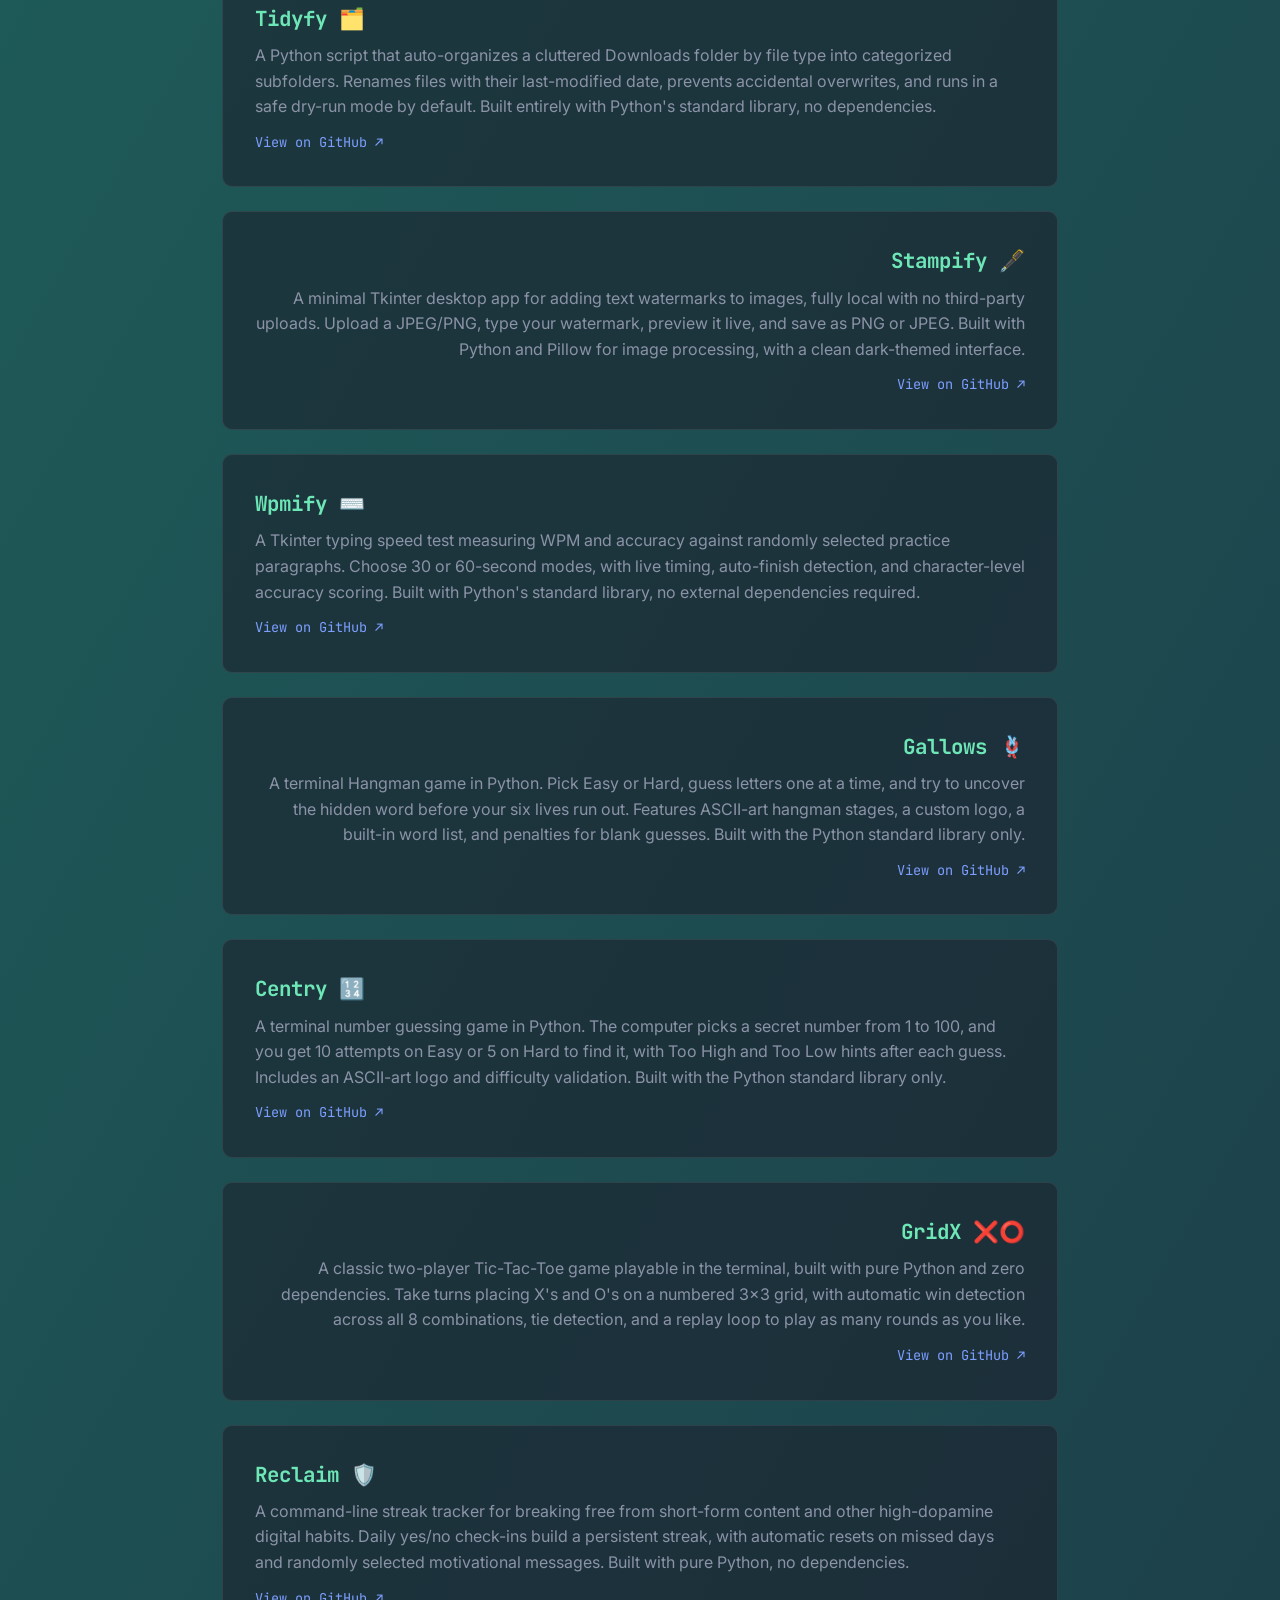
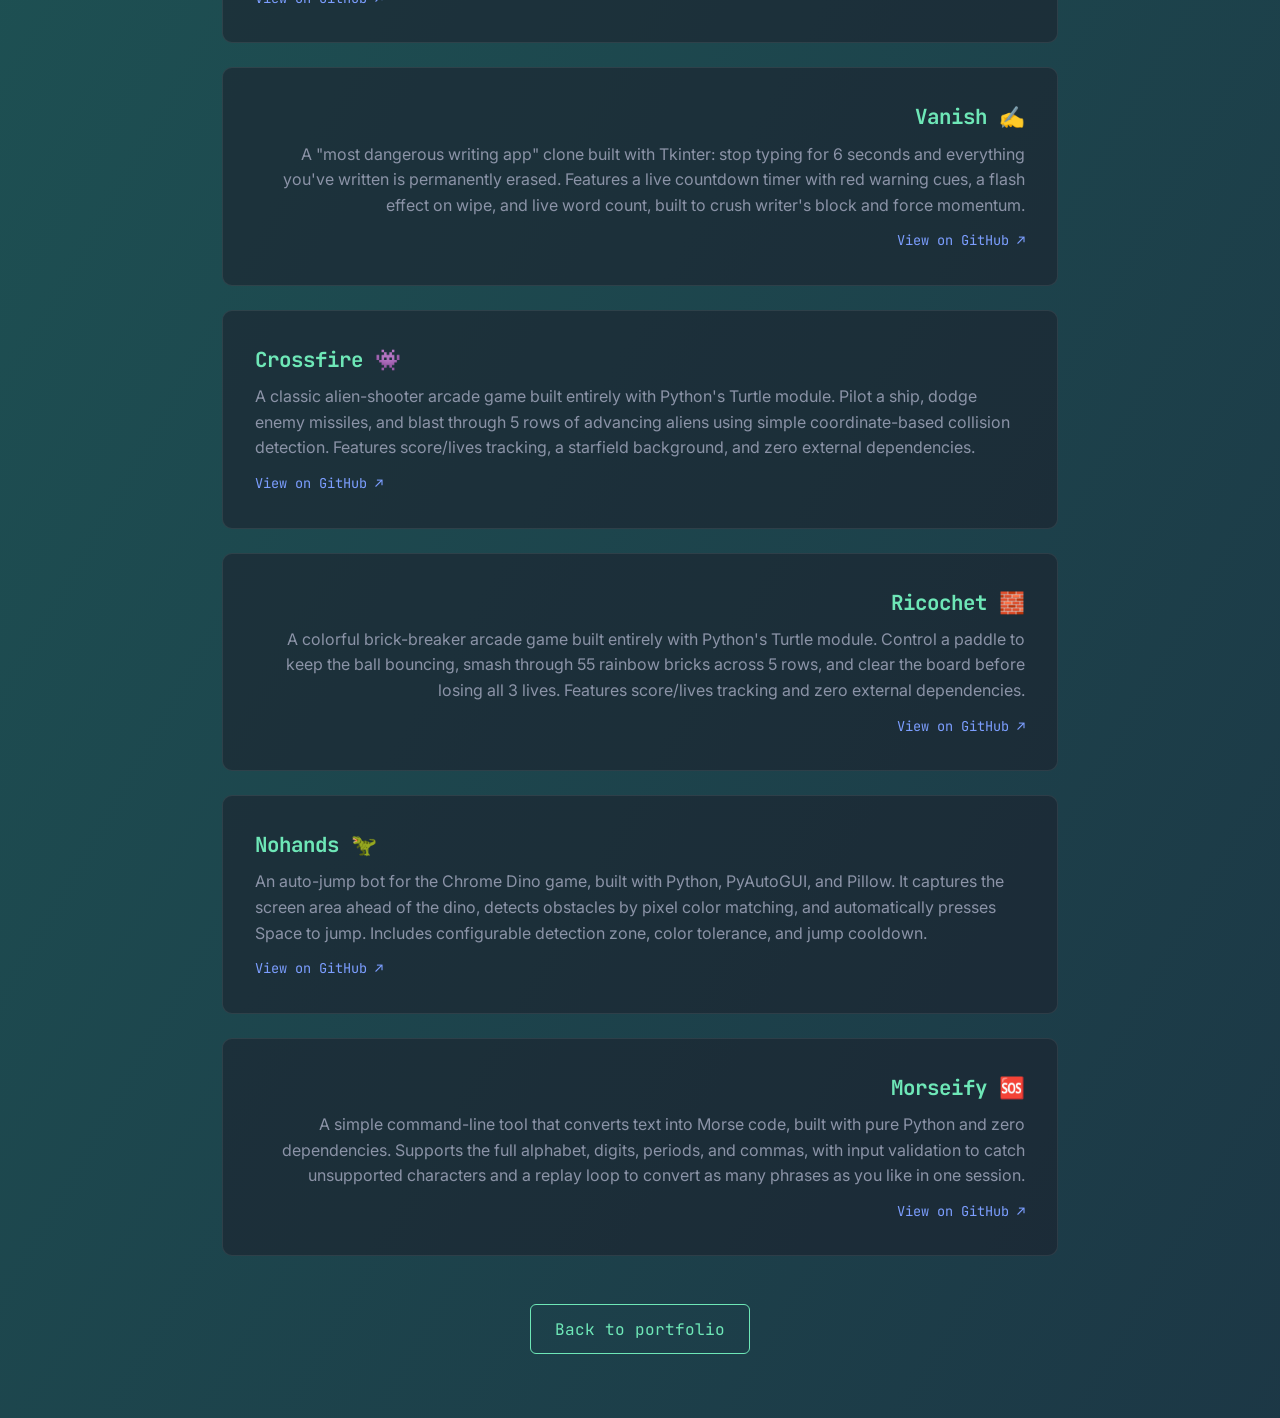
<file: projects.html>
<!DOCTYPE html>
<html lang="en">
<head>
    <meta charset="UTF-8">
    <meta name="viewport" content="width=device-width, initial-scale=1.0">
    <title>Projects - Arkatanu</title>
    <link rel="preconnect" href="https://fonts.googleapis.com" />
    <link href="https://fonts.googleapis.com/css2?family=JetBrains+Mono:wght@400;500;700&family=Inter:wght@400;500;600&display=swap" rel="stylesheet" />
    <link rel="stylesheet" href="style.css" />
</head>
<body>
    
    <main class="projects-page">
        <h1 class="section-title projects-title">Projects</h1>

        <!-- 
            HOW TO FILL EACH BOX
            1) href=""              -> paste the GitHub repo link between the quotes
            2) <h3></h3>            -> paste the project name between the tags
            3) <p></p>              -> paste the project description between the tags
            The boxes zigzag automatically, no need to do anything for that.
            target="_blank" opens GitHub in a new tab so my portfolio stays open.
            Delete target="_blank" rel="noopener noreferrer" if I want GitHub in the same tab.    
        -->
        <div class="repo-list">

            <!-- ====== Project 1 ====== -->
            <a class="repo-card" href="https://github.com/rhitamcoder/marginalia" target="_blank" rel="noopener noreferrer">
                <div class="repo-title">
                    <h3>Marginalia 📚</h3>
                </div>
                <div class="repo-body">
                    <p>A full-stack Flask bookstore with user accounts, persistent cart, order history, and a simulated checkout that validates card details without a real payment gateway. Features a 9-book curated catalog, CSS-gradient covers, hashed passwords, and Flask-Login session auth.</p>
                    <span class="repo-link">View on GitHub</span>
                </div>
            </a>

            <!-- ====== Project 2 ====== -->
            <a class="repo-card" href="https://github.com/rhitamcoder/disparity" target="_blank" rel="noopener noreferrer">
                <div class="repo-title">
                    <h3>Disparity ⚖️</h3>
                </div>
                <div class="repo-body">
                    <p>A Python data analysis of US fatal police shootings (2015–2017) alongside Census data on poverty, education, income, and race. Explores victim demographics, armed status, top cities, and state patterns with pandas, seaborn, and Plotly, including choropleth maps and death rates by race. Includes starter and solved notebooks.</p>
                    <span class="repo-link">View on GitHub</span>
                </div>
            </a>

            <!-- ====== Project 3 ====== -->
            <a class="repo-card" href="https://github.com/rhitamcoder/astrolytics" target="_blank" rel="noopener noreferrer">
                <div class="repo-title">
                    <h3>Astrolytics 🚀</h3>
                </div>
                <div class="repo-body">
                    <p>A Python data analysis project exploring 60+ years of space missions (1957–2020) using a dataset of 4,300+ launches. Includes launch trends, cost analysis, success/failure rates, choropleth maps by country, and a deep dive into the USA vs. USSR Cold War Space Race, all visualized with pandas, matplotlib, and Plotly.</p>
                    <span class="repo-link">View on GitHub</span>
                </div>
            </a>

            <!-- ===== Project 4 ===== -->
            <a class="repo-card" href="https://github.com/rhitamcoder/matchday" target="_blank" rel="noopener noreferrer">
                <div class="repo-title">
                    <h3>Matchday ⚽</h3>
                </div>
                <div class="repo-body">
                    <p>A Flask web app showing live standings and fixtures for 13 football competitions via the football-data.org API. Features a league selector, full standings table, upcoming fixtures with team crests, and graceful error handling. API key loaded securely from an environment variable.</p>
                    <span class="repo-link">View on GitHub</span>
                </div>
            </a>

            <!-- ===== Project 5 ===== -->
            <a class="repo-card" href="https://github.com/rhitamcoder/palette" target="_blank" rel="noopener noreferrer">
                <div class="repo-title">
                    <h3>Palette 🎨</h3>
                </div>
                <div class="repo-body">
                    <p>A Flask web app that extracts the top 10 dominant colors from any uploaded image as HEX codes, using Pillow and NumPy pixel frequency analysis. Features a drag-and-drop upload interface, clickable swatch cards, and click-to-select HEX codes, with a dark-themed, minimal UI.</p>
                    <span class="repo-link">View on GitHub</span>
                </div>
            </a>

            <!-- ===== Project 6 ===== -->
            <a class="repo-card" href="https://github.com/rhitamcoder/goalcrawl" target="_blank" rel="noopener noreferrer">
                <div class="repo-title">
                    <h3>Goalcrawl ⚽</h3>
                </div>
                <div class="repo-body">
                    <p>A Python web scraper that pulls FIFA World Cup history from Wikipedia using requests and BeautifulSoup. It cleans footnotes and spacing, then exports all 23 tournaments (1930–2026) with host, champion, final score, runner-up, third/fourth place, and team count into a tidy pandas-ready CSV.</p>
                    <span class="repo-link">View on GitHub</span>
                </div>
            </a>

            <!-- ===== Project 7 ===== -->
            <a class="repo-card" href="https://github.com/rhitamcoder/vocalize" target="_blank" rel="noopener noreferrer">
                <div class="repo-title">
                    <h3>Vocalize 🔊</h3>
                </div>
                <div class="repo-body">
                    <p>A Python script that converts PDF text into an audiobook using the VoiceRSS text-to-speech API. Extracts text with pypdf, generates natural-sounding speech, and saves the result as an MP3. Includes error handling for missing files, failed requests, and API errors.</p>
                    <span class="repo-link">View on GitHub</span>
                </div>
            </a>

            <!-- ===== Project 8 ===== -->
            <a class="repo-card" href="https://github.com/rhitamcoder/brewbase" target="_blank" rel="noopener noreferrer">
                <div class="repo-title">
                    <h3>Brewbase ☕</h3>
                </div>
                <div class="repo-body">
                    <p>A full-stack cafe directory for remote workers, built with Flask and SQLite. Browse, add, and delete cafes with details like wifi, power sockets, seating, and coffee price. Features a dynamic database-backed grid, collapsible add-cafe form, and a warm, custom-themed responsive UI.</p>
                    <span class="repo-link">View on GitHub</span>
                </div>
            </a>

            <!-- ===== Project 9 ===== -->
            <a class="repo-card" href="https://github.com/rhitamcoder/ledger" target="_blank" rel="noopener noreferrer">
                <div class="repo-title">
                    <h3>Ledger 📒</h3>
                </div>
                <div class="repo-body">
                    <p>A minimal, dark-themed Flask todo app that stores each task as its own plain .txt file instead of using a database. Add, complete, and delete todos through a clean two-column UI, with automatic filename sanitization and a transparent, human-readable file-based storage system.</p>
                    <span class="repo-link">View on GitHub</span>
                </div>
            </a>

            <!-- ===== Project 10 ===== -->
            <a class="repo-card" href="https://github.com/rhitamcoder/cafeb" target="_blank" rel="noopener noreferrer">
                <div class="repo-title">
                    <h3>Cafeb ☕</h3>
                </div>
                <div class="repo-body">
                    <p>A static, hand-curated directory of remote-work-friendly cafes, built with plain HTML &amp; CSS. Features six cafe listings with wifi/outlet tags, noise level, seating style, and descriptive blurbs in a responsive card grid. No backend or database — just fast, simple, deployable-anywhere static code.</p>
                    <span class="repo-link">View on GitHub</span>
                </div>
            </a>

            <!-- ===== Project 11 ===== -->
            <a class="repo-card" href="https://github.com/rhitamcoder/homie" target="_blank" rel="noopener noreferrer">
                <div class="repo-title">
                    <h3>Homie 🎮</h3>
                </div>
                <div class="repo-body">
                    <p>A gaming-console-style new tab page with a live clock, time-based greeting, custom wallpaper upload, and glowing shortcut tiles for YouTube, Netflix, and more. Built with vanilla HTML/CSS/JS, ships as a Chrome Manifest V3 extension, and saves your wallpaper locally via localStorage.</p>
                    <span class="repo-link">View on GitHub</span>
                </div>
            </a>

            <!-- ===== Project 12 ===== -->
            <a class="repo-card" href="https://github.com/rhitamcoder/passy" target="_blank" rel="noopener noreferrer">
                <div class="repo-title">
                    <h3>Passy 🔐</h3>
                </div>
                <div class="repo-body">
                    <p>A command-line password toolkit in Python. Generate secure random passwords with your chosen number of letters, symbols, and digits, or check how strong a password is. The checker hides what you type, breaks down the character types, and scores variety and length with feedback. Standard library only.</p>
                    <span class="repo-link">View on GitHub</span>
                </div>
            </a>

            <!-- ===== Project 13 ===== -->
            <a class="repo-card" href="https://github.com/rhitamcoder/tidyfy" target="_blank" rel="noopener noreferrer">
                <div class="repo-title">
                    <h3>Tidyfy 🗂️</h3>
                </div>
                <div class="repo-body">
                    <p>A Python script that auto-organizes a cluttered Downloads folder by file type into categorized subfolders. Renames files with their last-modified date, prevents accidental overwrites, and runs in a safe dry-run mode by default. Built entirely with Python's standard library, no dependencies.</p>
                    <span class="repo-link">View on GitHub</span>
                </div>
            </a>

            <!-- ===== Project 14 ===== -->
            <a class="repo-card" href="https://github.com/rhitamcoder/stampify" target="_blank" rel="noopener noreferrer">
                <div class="repo-title">
                    <h3>Stampify 🖋️</h3>
                </div>
                <div class="repo-body">
                    <p>A minimal Tkinter desktop app for adding text watermarks to images, fully local with no third-party uploads. Upload a JPEG/PNG, type your watermark, preview it live, and save as PNG or JPEG. Built with Python and Pillow for image processing, with a clean dark-themed interface.</p>
                    <span class="repo-link">View on GitHub</span>
                </div>
            </a>

            <!-- ===== Project 15 ===== -->
            <a class="repo-card" href="https://github.com/rhitamcoder/wpmify" target="_blank" rel="noopener noreferrer">
                <div class="repo-title">
                    <h3>Wpmify ⌨️</h3>
                </div>
                <div class="repo-body">
                    <p>A Tkinter typing speed test measuring WPM and accuracy against randomly selected practice paragraphs. Choose 30 or 60-second modes, with live timing, auto-finish detection, and character-level accuracy scoring. Built with Python's standard library, no external dependencies required.</p>
                    <span class="repo-link">View on GitHub</span>
                </div>
            </a>

            <!-- ===== Project 16 ===== -->
            <a class="repo-card" href="https://github.com/rhitamcoder/gallows" target="_blank" rel="noopener noreferrer">
                <div class="repo-title">
                    <h3>Gallows 🪢</h3>
                </div>
                <div class="repo-body">
                    <p>A terminal Hangman game in Python. Pick Easy or Hard, guess letters one at a time, and try to uncover the hidden word before your six lives run out. Features ASCII-art hangman stages, a custom logo, a built-in word list, and penalties for blank guesses. Built with the Python standard library only.</p>
                    <span class="repo-link">View on GitHub</span>
                </div>
            </a>

            <!-- ===== Project 17 ===== -->
            <a class="repo-card" href="https://github.com/rhitamcoder/centry" target="_blank" rel="noopener noreferrer">
                <div class="repo-title">
                    <h3>Centry 🔢</h3>
                </div>
                <div class="repo-body">
                    <p>A terminal number guessing game in Python. The computer picks a secret number from 1 to 100, and you get 10 attempts on Easy or 5 on Hard to find it, with Too High and Too Low hints after each guess. Includes an ASCII-art logo and difficulty validation. Built with the Python standard library only.</p>
                    <span class="repo-link">View on GitHub</span>
                </div>
            </a>

            <!-- ===== Project 18 ===== -->
            <a class="repo-card" href="https://github.com/rhitamcoder/gridx" target="_blank" rel="noopener noreferrer">
                <div class="repo-title">
                    <h3>GridX ❌⭕</h3>
                </div>
                <div class="repo-body">
                    <p>A classic two-player Tic-Tac-Toe game playable in the terminal, built with pure Python and zero dependencies. Take turns placing X's and O's on a numbered 3x3 grid, with automatic win detection across all 8 combinations, tie detection, and a replay loop to play as many rounds as you like.</p>
                    <span class="repo-link">View on GitHub</span>
                </div>
            </a>

            <!-- ===== Project 19 ===== -->
            <a class="repo-card" href="https://github.com/rhitamcoder/reclaim" target="_blank" rel="noopener noreferrer">
                <div class="repo-title">
                    <h3>Reclaim 🛡️</h3>
                </div>
                <div class="repo-body">
                    <p>A command-line streak tracker for breaking free from short-form content and other high-dopamine digital habits. Daily yes/no check-ins build a persistent streak, with automatic resets on missed days and randomly selected motivational messages. Built with pure Python, no dependencies.</p>
                    <span class="repo-link">View on GitHub</span>
                </div>
            </a>

            <!-- ===== Project 20 ===== -->
            <a class="repo-card" href="https://github.com/rhitamcoder/vanish" target="_blank" rel="noopener noreferrer">
                <div class="repo-title">
                    <h3>Vanish ✍️</h3>
                </div>
                <div class="repo-body">
                    <p>A "most dangerous writing app" clone built with Tkinter: stop typing for 6 seconds and everything you've written is permanently erased. Features a live countdown timer with red warning cues, a flash effect on wipe, and live word count, built to crush writer's block and force momentum.</p>
                    <span class="repo-link">View on GitHub</span>
                </div>
            </a>

            <!-- ===== Project 21 ===== -->
            <a class="repo-card" href="https://github.com/rhitamcoder/crossfire" target="_blank" rel="noopener noreferrer">
                <div class="repo-title">
                    <h3>Crossfire 👾</h3>
                </div>
                <div class="repo-body">
                    <p>A classic alien-shooter arcade game built entirely with Python's Turtle module. Pilot a ship, dodge enemy missiles, and blast through 5 rows of advancing aliens using simple coordinate-based collision detection. Features score/lives tracking, a starfield background, and zero external dependencies.</p>
                    <span class="repo-link">View on GitHub</span>
                </div>
            </a>

            <!-- ===== Project 22 ===== -->
            <a class="repo-card" href="https://github.com/rhitamcoder/ricochet" target="_blank" rel="noopener noreferrer">
                <div class="repo-title">
                    <h3>Ricochet 🧱</h3>
                </div>
                <div class="repo-body">
                    <p>A colorful brick-breaker arcade game built entirely with Python's Turtle module. Control a paddle to keep the ball bouncing, smash through 55 rainbow bricks across 5 rows, and clear the board before losing all 3 lives. Features score/lives tracking and zero external dependencies.</p>
                    <span class="repo-link">View on GitHub</span>
                </div>
            </a>

            <!-- ===== Project 23 ===== -->
            <a class="repo-card" href="https://github.com/rhitamcoder/nohands" target="_blank" rel="noopener noreferrer">
                <div class="repo-title">
                    <h3>Nohands 🦖</h3>
                </div>
                <div class="repo-body">
                    <p>An auto-jump bot for the Chrome Dino game, built with Python, PyAutoGUI, and Pillow. It captures the screen area ahead of the dino, detects obstacles by pixel color matching, and automatically presses Space to jump. Includes configurable detection zone, color tolerance, and jump cooldown.</p>
                    <span class="repo-link">View on GitHub</span>
                </div>
            </a>

            <!-- ===== Project 24 ===== -->
            <a class="repo-card" href="https://github.com/rhitamcoder/morseify" target="_blank" rel="noopener noreferrer">
                <div class="repo-title">
                    <h3>Morseify 🆘</h3>
                </div>
                <div class="repo-body">
                    <p>A simple command-line tool that converts text into Morse code, built with pure Python and zero dependencies. Supports the full alphabet, digits, periods, and commas, with input validation to catch unsupported characters and a replay loop to convert as many phrases as you like in one session.</p>
                    <span class="repo-link">View on GitHub</span>
                </div>
            </a>
        </div>
        <a class="btn back-link" href="index.html#projects">Back to portfolio</a>
    </main>
</body>
</html>
</file>
<file: style.css>
/* ========== CSS VARIABLES (Theme) ========== */
:root {
    color-scheme: dark;
    
    --bg: #0b0e14;
    --surface: #1c222e95;
    --text-primary: #e4e7ec;
    --text-muted: #8b93a7;
    --accent: #6ee7b7;
    --accent-secondary: #7c9eff;
    --gradient-color-1: #1a0b2e;
    --gradient-color-2: #1f6f63;

    --font-display: 'JetBrains Mono', monospace;
    --font-body: 'Inter', sans-serif;
}

/* ========== RESET ========== */
* {
    margin: 0;
    padding: 0;
    box-sizing: border-box;
}

body {
    background: linear-gradient(300deg, var(--gradient-color-1), var(--gradient-color-2));
    background-size: 180% 180%;
    animation: gradient-animation 18s ease infinite;
    color: var(--text-primary);
    font-family: var(--font-body);
    line-height: 1.6;
}

@keyframes gradient-animation {
    0% {
        background-position: 0% 50%;
    }
    50% {
        background-position: 100% 50%;
    }
    100% {
        background-position: 0% 50%;
    }
}

h1, h2, h3 {
    font-family: var(--font-display);
}

a {
    text-decoration: none;
    color: inherit;
}

img {
    max-width: 100%;
    display: block;
}

/* ========== ENTRANCE ANIMATIONS ========== */
@keyframes fadeInUp {
    from {
        opacity: 0;
        transform: translateY(20px);
    }
    to {
        opacity: 1;
        transform: translateY(0);
    }
}

.hero,
.skills,
.projects,
.site-footer {
    animation: fadeInUp 0.8s ease both;
}

.skills {
    animation-delay: 0.15s;
}

.projects {
    animation-delay: 0.3s;
}

.site-footer {
    animation-delay: 0.45s;
}

/* ========== HERO ========== */
.hero {
    min-height: 100vh;
    display: flex;
    align-items: center;
    justify-content: center;
    padding: 2rem;
}

.terminal {
    width: 100%;
    max-width: 600px;
    background-color: var(--surface);
    border-radius: 10px;
    overflow: hidden;
    border: 1px solid rgba(255, 255, 255, 0.08);
    transition: transform 0.25s ease, border-color 0.25s ease;
}

.terminal:hover {
    transform: translateY(-4px);
    border-color: var(--accent);
}

.terminal-bar {
    display: flex;
    gap: 8px;
    padding: 12px 16px;
    background-color: rgba(255, 255, 255, 0.04);
}

.dot {
    width: 12px;
    height: 12px;
    border-radius: 50%;
}

.dot-red { background-color: #ff5f56; }
.dot-yellow { background-color: #ffbd2e; }
.dot-green { background-color: #27c93f; }

.terminal-body {
    padding: 2rem;
}

.terminal-line {
    font-family: var(--font-display);
    color: var(--text-muted);
    margin-bottom: 0.5rem;
}

.prompt {
    color: var(--accent);
    margin-right: 0.5rem;
}

.name {
    font-size: 2.5rem;
    margin: 0.5rem 0;
    color: var(--text-primary);
    letter-spacing: -0.02em;
}

.bio {
    color: var(--text-muted);
    margin-bottom: 1rem;
    letter-spacing: 0.01em;
}

.cursor {
    display: inline-block;
    color: var(--accent);
    animation: blink 1s step-end infinite;
}

@keyframes blink {
    0%, 100% { opacity: 1; }
    50% { opacity: 0; }
}

/* ========== SKILLS (Zigzag) ========== */
.skills {
    max-width: 900px;
    margin: 0 auto;
    padding: 4rem 2rem;
}

.section-title {
    font-size: 1.8rem;
    margin-bottom: 2rem;
    color: var(--text-primary);
    letter-spacing: 0.02em;
    position: relative;
    padding-bottom: 0.75rem;
}

.section-title::after {
    content: "";
    position: absolute;
    bottom: 0;
    left: 0;
    width: 40px;
    height: 3px;
    background-color: var(--accent);
    border-radius: 2px;
}

/* Small helper line under a section title */
.section-hint {
    margin-top: -1rem;
    margin-bottom: 1rem;
    color: var(--text-muted);
    font-size: 0.9rem;
}

/* Each skill row is now a clickable link */
.skill-row {
    display: flex;
    align-items: center;
    justify-content: space-between;
    gap: 2rem;
    padding: 2rem 0;
    border-bottom: 1px solid rgba(255,255, 255, 0.25);
    transition: transform 0.25s ease, opacity 0.25s ease;
    cursor: pointer;
}

.skill-row:hover {
    transform: translateX(4px);
}

/*
    Zigzag: we use nth-of-type (counts only <a> tags) instead of nth-child,
    so the helper line under the title does not change the pattern.
    Odd rows (Python, Excel) are flipped, same look as before.
*/
.skill-row:nth-of-type(odd) {
    flex-direction: row-reverse;
}

.skill-row:nth-of-type(odd):hover {
    transform: translateX(-4px);
}

/* Visible outline when using the keyboard (Tab key) */
.skill-row:focus-visible,
.btn:focus-visible {
    outline: 2px solid var(--accent);
    outline-offset: 4px;
}

.skill-text h3 {
    color: var(--accent);
    margin-bottom: 0.5rem;
}

.skill-text p {
    color: var(--text-muted);
}

/* "View certificate" text under each skill */
.skill-cta {
    display: inline-block;
    margin-top: 0.75rem;
    font-family: var(--font-display);
    font-size: 0.85rem;
    color: var(--accent-secondary);
    transition: color 0.25s ease;
}

.skill-row:hover .skill-cta {
    color: var(--accent);
}

.skill-logo img {
    width: 60px;
    height: 60px;
    object-fit: contain;
}

/* ========== PROJECTS ========== */
.projects {
    max-width: 900px;
    margin: 0 auto;
    padding: 4rem 2rem;
}

.project-card {
    display: flex;
    align-items: center;
    gap: 2rem;
    background-color: var(--surface);
    border-radius: 10px;
    padding: 2rem;
    border: 1px solid rgba(255, 255, 255, 0.08);
    transition: transform 0.25s ease, border-color 0.25s ease;
}

.project-card:hover {
    transform: translateY(-4px);
    border-color: var(--accent);
}

.project-icon{
    width: 100px;
    height: 100px;
    object-fit: contain;
    flex-shrink: 0;
}

.project-info h3 {
    color: var(--accent);
    margin-bottom: 0.5rem;
    font-size: 1.4rem;
}

.project-info p {
    color: var(--text-muted);
}

/* ========== FOOTER ========== */
.site-footer {
    display: flex;
    justify-content: center;
    gap: 1.5rem;
    padding: 3rem 2rem;
}

.btn {
    font-family: var(--font-display);
    padding: 0.7rem 1.5rem;
    border: 1px solid var(--accent);
    border-radius: 6px;
    color: var(--accent);
    transition: background-color 0.25s ease, color 0.25s ease;
}

.btn:hover {
    background-color: var(--accent);
    color: var(--bg);
}

/* ========== CERTIFICATE PAGES (assets/python, sql, excel, llm) ========== */
.cert-page,
.projects-page {
    max-width: 900px;
    margin: 0 auto;
    padding: 4rem 2rem;
    text-align: center;
}

/* Centered heading with the accent underline, same style as the main page */
.cert-title,
.projects-title {
    font-size: 2.2rem;
    margin-bottom: 3rem;
}

.cert-title::after,
.projects-title::after {
    left: 50%;
    transform: translateX(-50%);
}

/* Medium-sized clickable thumbnail */
.cert-thumb {
    display: block;
    width: 100%;
    max-width: 420px;
    margin: 0 auto;
    background-color: var(--surface);
    border-radius: 10px;
    padding: 0.75rem;
    border: 1px solid rgba(255, 255, 255, 0.08);
    transition: transform 0.25s ease, border-color 0.25s ease;
}

.cert-thumb:hover,
.cert-thumb:focus-visible {
    transform: translateY(-4px);
    border-color: var(--accent);
    outline: none;
}

.cert-thumb img {
    width: 100%;
    height: auto;
    border-radius: 6px;
}

.cert-thumb-hint {
    display: block;
    margin-top: 0.75rem;
    font-family: var(--font-display);
    font-size: 0.85rem;
    color: var(--accent-secondary);
    transition: color 0.25s ease;
}

.cert-thumb:hover .cert-thumb-hint {
    color: var(--accent);
}

/* LLM page: zigzag list, same idea as the main page skills */
.cert-list {
    text-align: left;
}

.cert-row {
    display: flex;
    align-items: center;
    justify-content: space-between;
    gap: 2rem;
    padding: 2rem 0;
    border-bottom: 1px solid rgba(255, 255, 255, 0.25);
}

.cert-row:nth-child(odd) {
    flex-direction: row-reverse;
}

.cert-row .cert-thumb {
    margin: 0;
    max-width: 360px;
    flex-shrink: 0;
}

.cert-text h3 {
    color: var(--accent);
    margin-bottom: 0.5rem;
}

.cert-text p {
    color: var(--text-muted);
}

.back-link {
    display: inline-block;
    margin-top: 3rem;
}

/* Full view overlay (opens when its #id is the target of a click) */
.lightbox {
    display: none;
    position: fixed;
    inset: 0;
    z-index: 100;
    flex-direction: column;
    align-items: center;
    justify-content: center;
    gap: 1rem;
    padding: 2rem;
    background-color: rgba(11, 14, 20, 0.92);
    backdrop-filter: blur(6px);
    cursor: zoom-out;
}

.lightbox:target {
    display: flex;
    animation: lightbox-in 0.25s ease both;
}

.lightbox img {
    max-width: 92vw;
    max-height: 82vh;
    object-fit: contain;
    border-radius: 8px;
    border: 1px solid rgba(255, 255, 255, 0.12);
}

.lightbox-close {
    font-family: var(--font-display);
    font-size: 0.9rem;
    color: var(--accent);
}

@keyframes lightbox-in {
    from { opacity: 0; }
    to { opacity: 1; }
}

/* ========== REDUCED MOTION ========== */
/* People who turn off animations in their system settings get a calm page */
@media (prefers-reduced-motion: reduce) {
    *,
    *::before,
    *::after {
        animation: none !important;
        transition: none !important;
    }
}

/* ========== RESPONSIVE (Mobile) ========== */
@media (max-width: 786px) {
    
    .name {
        font-size: 1.8rem;
    }
    
    .terminal-body {
        padding: 1.5rem;
    }

    .skill-row,
    .skill-row:nth-child(odd) {
        flex-direction: column;
        align-items: flex-start;
        gap: 1rem;
    }

    .skill-logo {
        align-self: center;
    }

    .project-card {
        flex-direction: column;
        text-align: center;
    }

    .site-footer {
        flex-wrap: wrap;
    }

    .section-title::after {
        left: 50%;
        transform: translateX(-50%);
    }

    .section-title,
    .section-hint {
        text-align: center;
    }

    .cert-page,
    .projects-page {
        padding: 3rem 1.25rem;
    }

    .cert-row,
    .cert-row:nth-child(odd) {
        flex-direction: column;
        align-items: center;
        text-align: center;
        gap: 1.25rem;
    }

    .cert-row .cert-thumb {
        max-width: 420px;
    }
}

/* ========== PROJECTS: HOME PAGE BOX ========== */
.project-gateway {
    flex-direction: column;
    justify-content: center;
    text-align: center;
    gap: 0.75rem;
    padding: 3rem 2rem;
    cursor: pointer;
}

.gateway-count {
    font-family: var(--font-display);
    font-size: 2.2rem;
    font-weight: 700;
    line-height: 1.2;
    color: var(--accent);
}

.gateway-text {
    max-width: 480px;
    margin-bottom: 0.75rem;
    color: var(--text-muted);
}

/* Hovering anywhere on the box lights up the button */
.project-gateway:hover .btn {
    background-color: var(--accent);
    color: var(--bg);
}

.project-gateway:focus-visible {
    outline: 2px solid var(--accent);
    outline-offset: 4px;
}

/* ========== PROJECTS PAGE (projects.html) ========== */
.repo-list {
    display: flex;
    flex-direction: column;
    gap: 1.5rem;
    text-align: left;
}

.repo-card {
    display: flex;
    flex-direction: column;
    align-items: flex-start;
    /* justify-content: space-between; */
    gap: 0.5rem;
    background-color: var(--surface);
    border-radius: 10px;
    padding: 2rem;
    border: 1px solid rgba(255, 255, 255, 0.08);
    transition: transform 0.25s ease, border-color 0.25s ease;
}

.repo-card:hover,
.repo-card:focus-visible {
    transform: translateY(-4px);
    border-color: var(--accent);
    outline: none;
}

/* Zigzag: every second box is flipped */
.repo-card:nth-child(even) {
    /* flex-direction: row-reverse; */
    align-items: flex-end;
    text-align: right;
}

/* .repo-title {
    flex: 0 0 30%;
}

.repo-card:nth-child(even) .repo-title {
    text-align: right;
} */

.repo-title h3 {
    color: var(--accent);
    font-size: 1.3rem;
}

/* .repo-body {
    flex: 1;
} */

.repo-body p {
    color: var(--text-muted);
}

.repo-link {
    display: inline-block;
    margin-top: 0.75rem;
    font-family: var(--font-display);
    font-size: 0.85rem;
    color: var(--accent-secondary);
    transition: color 0.25s ease;
}

.repo-link::after {
    content: " \2197";
}

.repo-card:hover .repo-link {
    color: var(--accent);
}

@media (max-width: 786px) {
    .repo-card,
    .repo-card:nth-child(even) {
        align-items: flex-start;
        text-align: left;
        padding: 1.5rem;
    }
}

.site-footer {
    flex-wrap: wrap;
}

.footer-email {
    flex-basis: 100%;
    text-align: center;
    font-family: var(--font-display);
    font-size: 0.9rem;
    color: var(--text-muted);
    user-select: all;
}

.aka {
    margin-top: -0.25rem;
    margin-bottom: 0.75rem;
    font-family: var(--font-display);
    font-size: 0.9rem;
    color: var(--text-muted);
}

.aka span {
    color: var(--accent-secondary);
}
</file>
